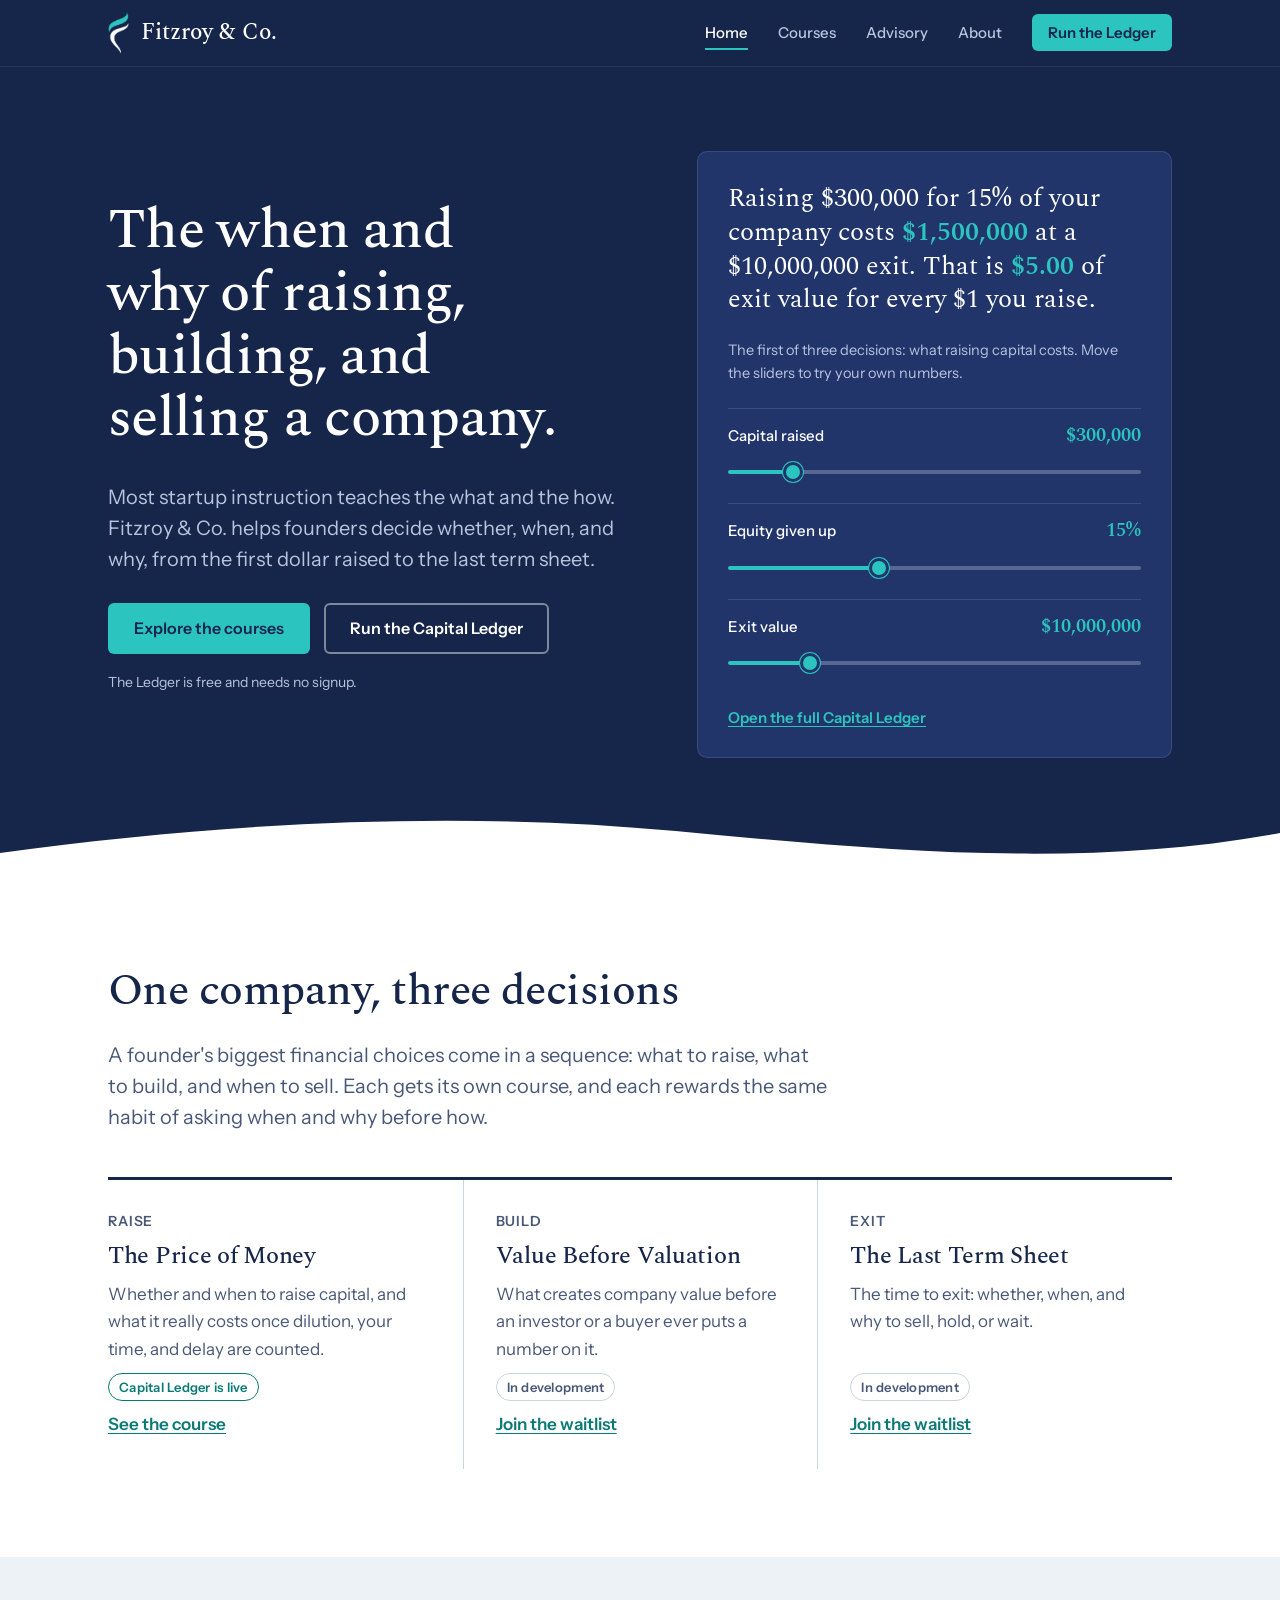
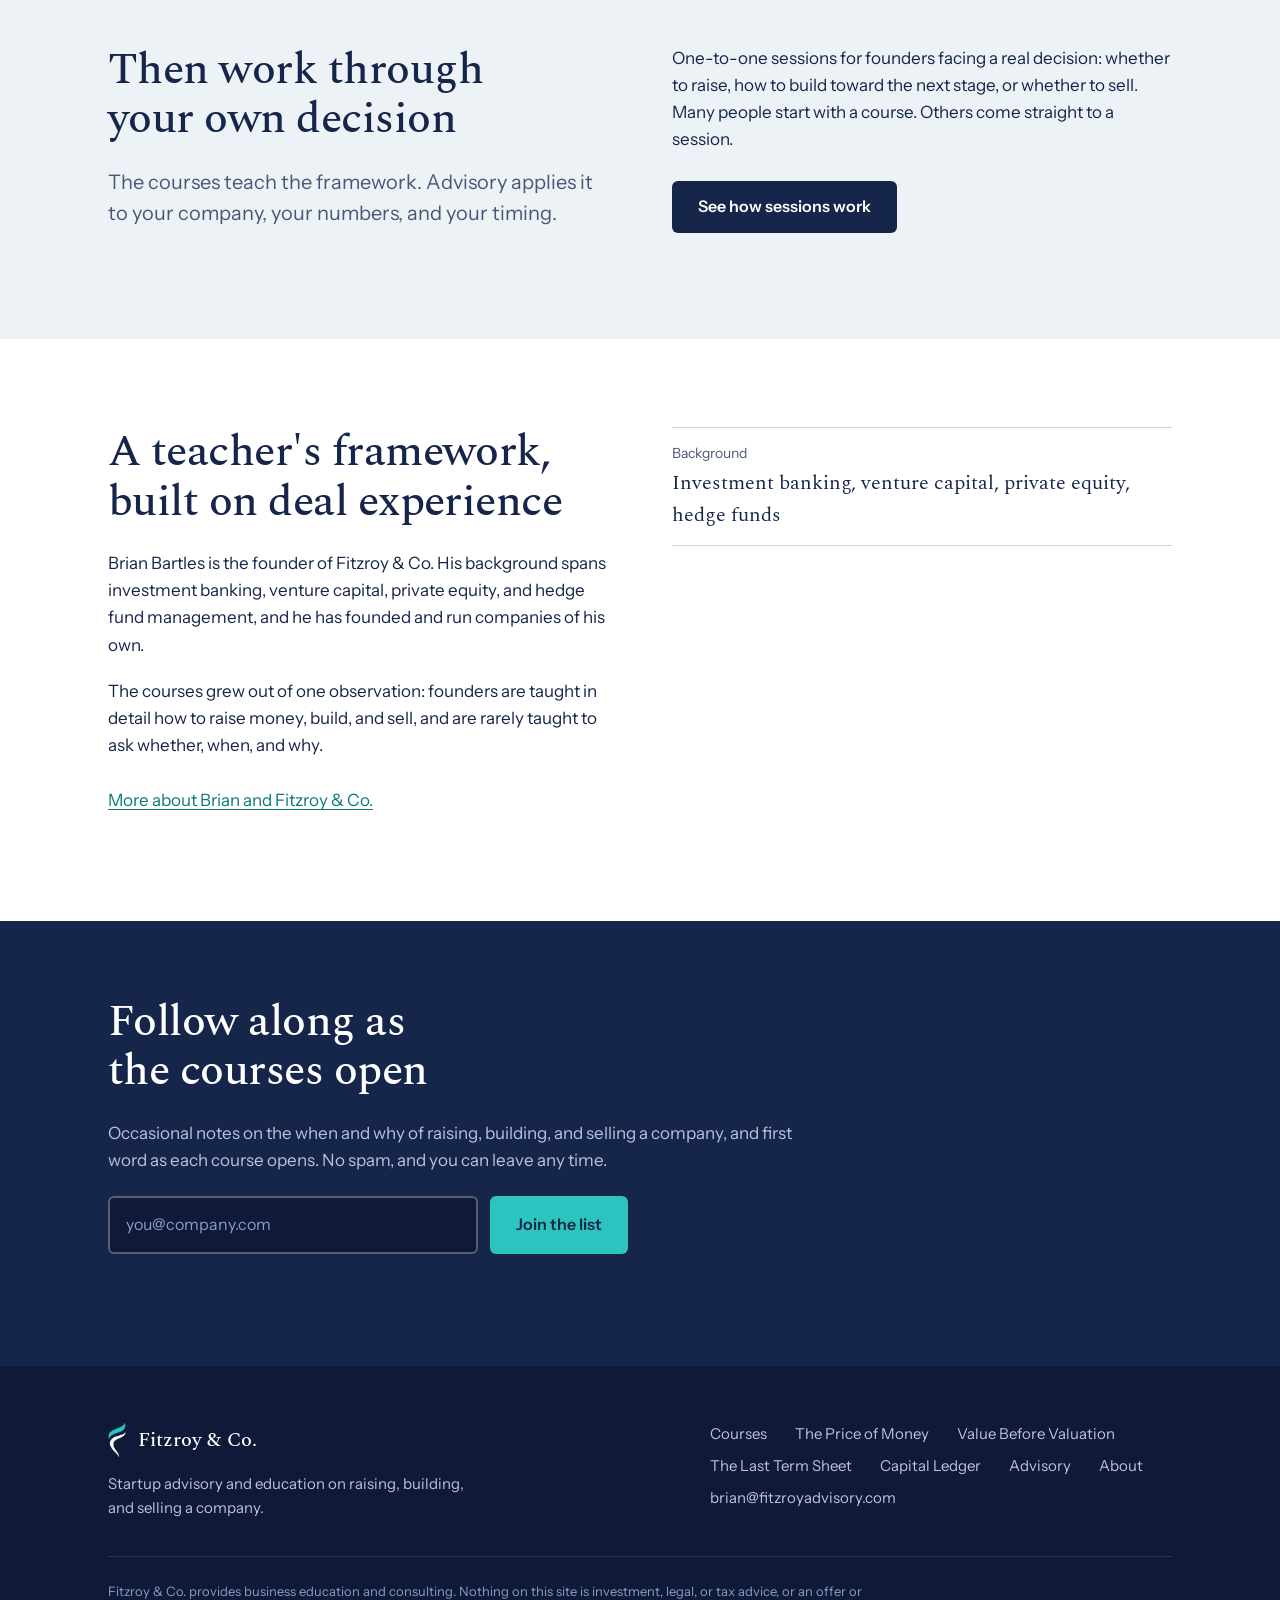
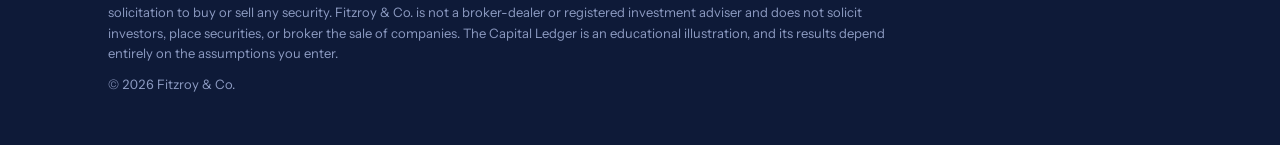
<file: index.html>
<!DOCTYPE html>
<html lang="en">
<head>
<meta charset="utf-8">
<meta name="viewport" content="width=device-width, initial-scale=1">
<title>Fitzroy &amp; Co. | The when and why of raising, building, and selling a company</title>
<meta name="description" content="Fitzroy &amp; Co. teaches founders the when and why behind raising capital, building company value, and selling. Try the free Capital Ledger.">
<link rel="canonical" href="https://fitzroyadvisory.com/">
<meta property="og:type" content="website">
<meta property="og:site_name" content="Fitzroy &amp; Co.">
<meta property="og:title" content="Fitzroy &amp; Co. | The when and why of raising, building, and selling a company">
<meta property="og:description" content="Most startup instruction teaches the what and the how. This is about the when and the why.">
<meta property="og:url" content="https://fitzroyadvisory.com/">
<meta property="og:image" content="https://fitzroyadvisory.com/og-image.png">
<meta name="twitter:card" content="summary_large_image">
<meta name="theme-color" content="#16254A">
<link rel="icon" href="favicon.ico" sizes="any">
<link rel="icon" type="image/png" href="favicon.png">
<link rel="apple-touch-icon" href="apple-touch-icon.png">
<link rel="preconnect" href="https://fonts.googleapis.com">
<link rel="preconnect" href="https://fonts.gstatic.com" crossorigin>
<link href="https://fonts.googleapis.com/css2?family=Instrument+Sans:wght@400;500;600&family=Spectral:wght@400;500;600&display=swap" rel="stylesheet">
<link rel="stylesheet" href="styles.css">
</head>
<body>
<a class="skip" href="#main">Skip to content</a>

<header class="site-header">
  <nav class="nav" aria-label="Main">
    <a class="brand" href="index.html"><img src="mark.png" alt="" width="21" height="42"><span>Fitzroy &amp; Co.</span></a>
    <button class="nav-toggle" type="button" aria-expanded="false" aria-controls="nav-links">Menu</button>
    <ul class="nav-links" id="nav-links">
      <li><a href="index.html" aria-current="page">Home</a></li>
      <li><a href="courses.html">Courses</a></li>
      <li><a href="advisory.html">Advisory</a></li>
      <li><a href="about.html">About</a></li>
      <li><a class="nav-cta" href="price-of-money.html#ledger">Run the Ledger</a></li>
    </ul>
  </nav>
</header>

<main id="main">

  <section class="hero">
    <div class="hero-inner">
      <div>
        <h1>The when and why of raising, building, and selling a company.</h1>
        <p class="lede">Most startup instruction teaches the what and the how. Fitzroy &amp; Co. helps founders decide whether, when, and why, from the first dollar raised to the last term sheet.</p>
        <div class="btn-row">
          <a class="btn btn-primary" href="courses.html">Explore the courses</a>
          <a class="btn btn-ghost" href="price-of-money.html#ledger">Run the Capital Ledger</a>
        </div>
        <p class="small" style="color:var(--on-navy-soft);margin-top:18px">The Ledger is free and needs no signup.</p>
      </div>

      <div class="readout">
        <p class="readout-sentence" id="hero-sentence" aria-live="polite">Raising $300,000 for 15% of your company costs <strong>$1,500,000</strong> at a $10,000,000 exit. That is <strong>$5.00</strong> of exit value for every $1 you raise.</p>
        <p class="readout-sub">The first of three decisions: what raising capital costs. Move the sliders to try your own numbers.</p>
        <div class="field">
          <label for="hero-need"><span class="name">Capital raised</span><output id="hv-need" for="hero-need">$300,000</output></label>
          <input type="range" id="hero-need" min="25000" max="2000000" step="5000" value="300000">
        </div>
        <div class="field">
          <label for="hero-equity"><span class="name">Equity given up</span><output id="hv-equity" for="hero-equity">15%</output></label>
          <input type="range" id="hero-equity" min="1" max="40" step="0.5" value="15">
        </div>
        <div class="field">
          <label for="hero-exit"><span class="name">Exit value</span><output id="hv-exit" for="hero-exit">$10,000,000</output></label>
          <input type="range" id="hero-exit" min="1000000" max="50000000" step="500000" value="10000000">
        </div>
        <a class="readout-link" href="price-of-money.html#ledger">Open the full Capital Ledger</a>
      </div>
    </div>
    <svg class="hero-curve" viewBox="0 0 1440 64" preserveAspectRatio="none" aria-hidden="true"><path d="M0,64 L0,38 C260,6 520,-4 760,16 C1000,36 1220,54 1440,18 L1440,64 Z"/></svg>
  </section>

  <section class="section">
    <div class="wrap">
      <div class="section-head">
        <h2>One company, three decisions</h2>
        <p class="lede">A founder's biggest financial choices come in a sequence: what to raise, what to build, and when to sell. Each gets its own course, and each rewards the same habit of asking when and why before how.</p>
      </div>
      <div class="arc">
        <div class="arc-card">
          <p class="arc-stage">Raise</p>
          <h3>The Price of Money</h3>
          <p>Whether and when to raise capital, and what it really costs once dilution, your time, and delay are counted.</p>
          <span class="status live">Capital Ledger is live</span>
          <a class="arc-link" href="price-of-money.html">See the course</a>
        </div>
        <div class="arc-card">
          <p class="arc-stage">Build</p>
          <h3>Value Before Valuation</h3>
          <p>What creates company value before an investor or a buyer ever puts a number on it.</p>
          <span class="status">In development</span>
          <a class="arc-link" href="value-before-valuation.html">Join the waitlist</a>
        </div>
        <div class="arc-card">
          <p class="arc-stage">Exit</p>
          <h3>The Last Term Sheet</h3>
          <p>The time to exit: whether, when, and why to sell, hold, or wait.</p>
          <span class="status">In development</span>
          <a class="arc-link" href="the-last-term-sheet.html">Join the waitlist</a>
        </div>
      </div>
    </div>
  </section>

  <section class="section mist">
    <div class="wrap two-col">
      <div>
        <h2>Then work through your own decision</h2>
        <p class="lede">The courses teach the framework. Advisory applies it to your company, your numbers, and your timing.</p>
      </div>
      <div>
        <p>One-to-one sessions for founders facing a real decision: whether to raise, how to build toward the next stage, or whether to sell. Many people start with a course. Others come straight to a session.</p>
        <div class="btn-row">
          <a class="btn btn-dark" href="advisory.html">See how sessions work</a>
        </div>
      </div>
    </div>
  </section>

  <section class="section">
    <div class="wrap two-col">
      <div>
        <h2>A teacher's framework, built on deal experience</h2>
        <p>Brian Bartles is the founder of Fitzroy &amp; Co. His background spans investment banking, venture capital, private equity, and hedge fund management, and he has founded and run companies of his own.</p>
        <p>The courses grew out of one observation: founders are taught in detail how to raise money, build, and sell, and are rarely taught to ask whether, when, and why.</p>
        <p class="cta-line"><a href="about.html">More about Brian and Fitzroy &amp; Co.</a></p>
      </div>
      <dl class="facts">
        <div><dt>Background</dt><dd>Investment banking, venture capital, private equity, hedge funds</dd></div>
      </dl>
    </div>
  </section>

  <section class="capture-band" id="join">
    <div class="wrap">
      <h2>Follow along as the courses open</h2>
      <p>Occasional notes on the when and why of raising, building, and selling a company, and first word as each course opens. No spam, and you can leave any time.</p>
      <form class="capture" data-capture data-interest="general" novalidate>
        <label class="sr-only" for="email-home">Email address</label>
        <input type="email" id="email-home" placeholder="you@company.com" autocomplete="email" required>
        <button class="btn btn-primary" type="submit">Join the list</button>
        <p class="capture-msg" role="status"></p>
      </form>
    </div>
  </section>

</main>

<footer class="site-footer">
  <div class="wrap">
    <div class="footer-grid">
      <div>
        <a class="brand" href="index.html"><img src="mark.png" alt="" width="18" height="36"><span>Fitzroy &amp; Co.</span></a>
        <p class="tagline">Startup advisory and education on raising, building, and selling a company.</p>
      </div>
      <ul class="footer-nav">
        <li><a href="courses.html">Courses</a></li>
        <li><a href="price-of-money.html">The Price of Money</a></li>
        <li><a href="value-before-valuation.html">Value Before Valuation</a></li>
        <li><a href="the-last-term-sheet.html">The Last Term Sheet</a></li>
        <li><a href="price-of-money.html#ledger">Capital Ledger</a></li>
        <li><a href="advisory.html">Advisory</a></li>
        <li><a href="about.html">About</a></li>
        <li><a class="mail" data-email href="#"></a></li>
      </ul>
    </div>
    <div class="legal">
      <p>Fitzroy &amp; Co. provides business education and consulting. Nothing on this site is investment, legal, or tax advice, or an offer or solicitation to buy or sell any security. Fitzroy &amp; Co. is not a broker-dealer or registered investment adviser and does not solicit investors, place securities, or broker the sale of companies. The Capital Ledger is an educational illustration, and its results depend entirely on the assumptions you enter.</p>
      <p>&copy; 2026 Fitzroy &amp; Co.</p>
    </div>
  </div>
</footer>

<script src="config.js"></script>
<script src="ledger-math.js"></script>
<script src="site.js"></script>
</body>
</html>
</file>
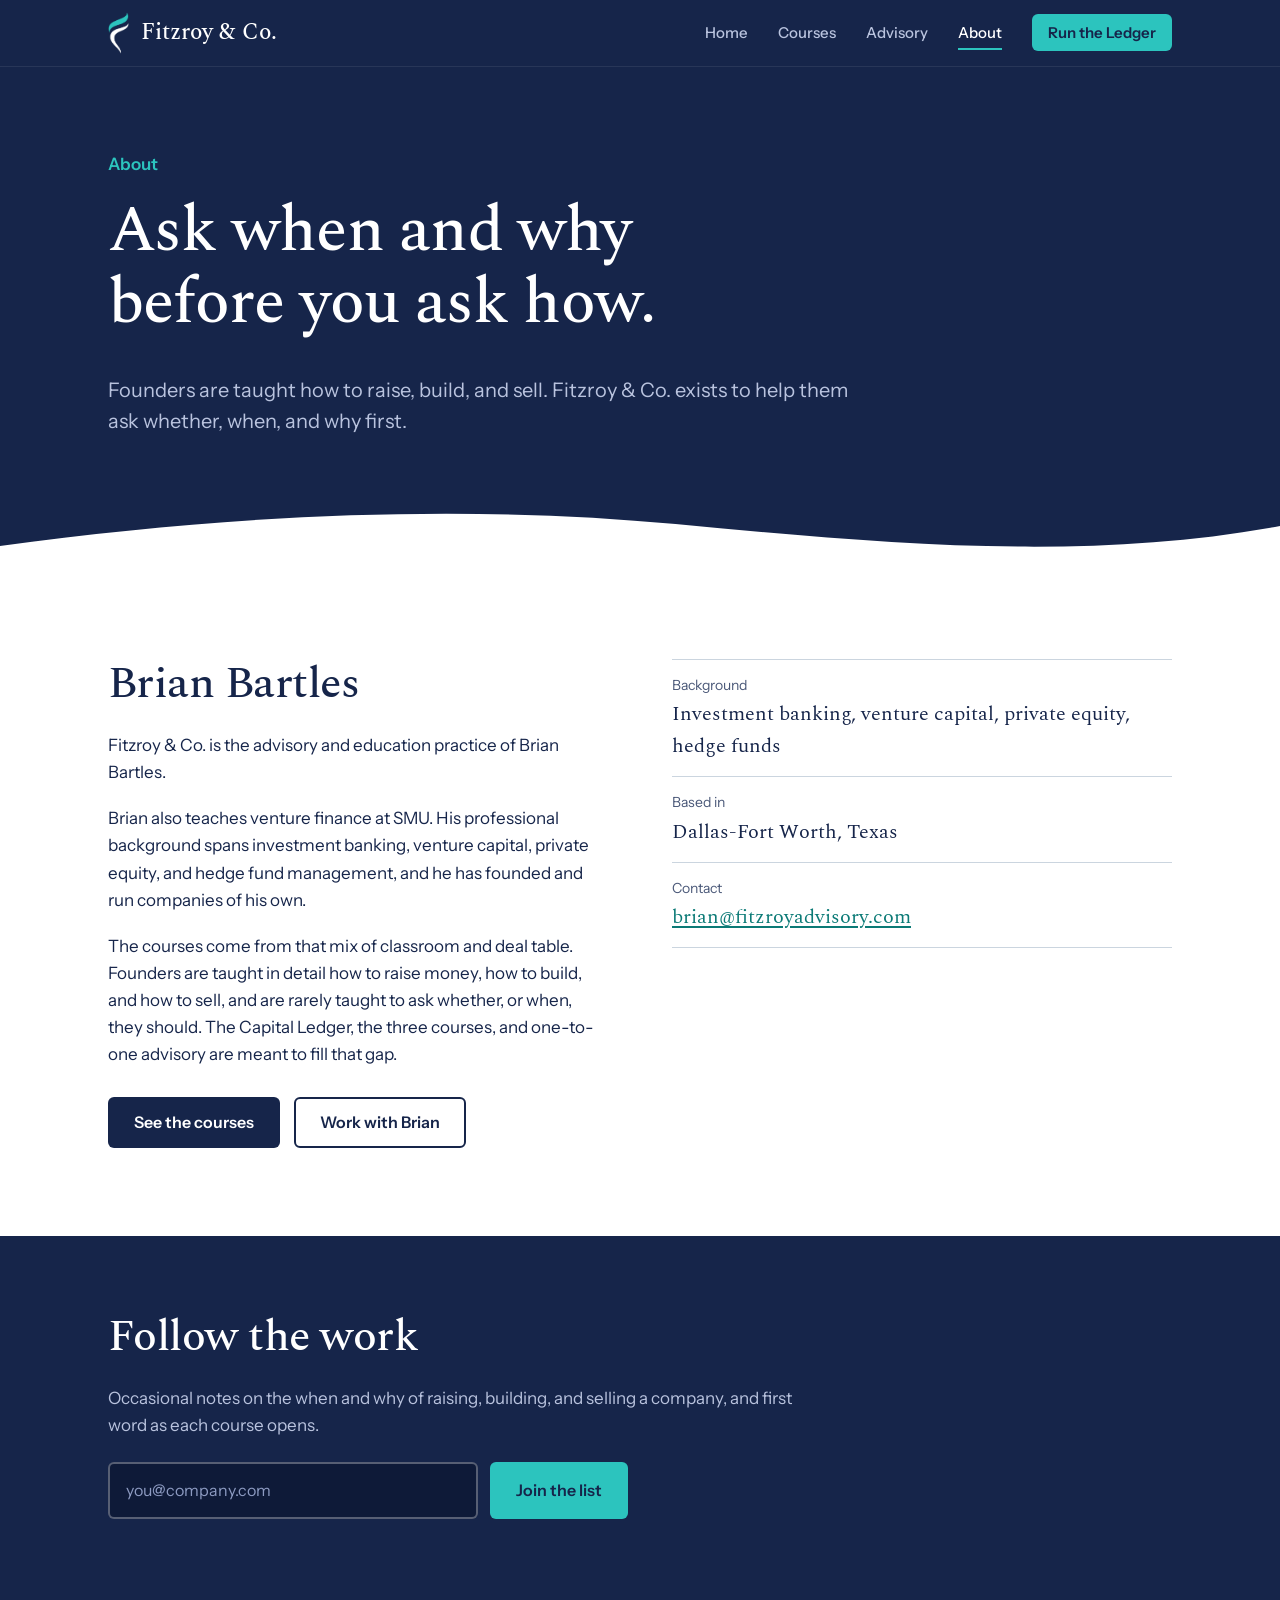
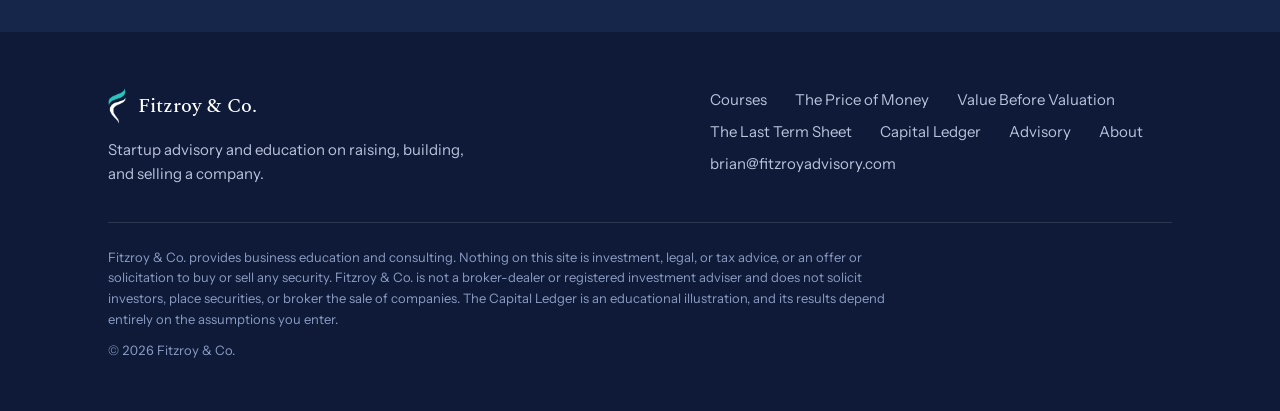
<file: about.html>
<!DOCTYPE html>
<html lang="en">
<head>
<meta charset="utf-8">
<meta name="viewport" content="width=device-width, initial-scale=1">
<title>About | Brian Bartles and Fitzroy &amp; Co.</title>
<meta name="description" content="Fitzroy &amp; Co. is the advisory and education practice of Brian Bartles, a venture finance educator and former investor and banker.">
<link rel="canonical" href="https://fitzroyadvisory.com/about.html">
<meta property="og:type" content="website">
<meta property="og:site_name" content="Fitzroy &amp; Co.">
<meta property="og:title" content="About Fitzroy &amp; Co. and Brian Bartles">
<meta property="og:description" content="A teacher's framework for the decisions to raise, build, and sell a company, built on deal experience.">
<meta property="og:url" content="https://fitzroyadvisory.com/about.html">
<meta property="og:image" content="https://fitzroyadvisory.com/og-image.png">
<meta name="twitter:card" content="summary_large_image">
<meta name="theme-color" content="#16254A">
<link rel="icon" href="favicon.ico" sizes="any">
<link rel="icon" type="image/png" href="favicon.png">
<link rel="apple-touch-icon" href="apple-touch-icon.png">
<link rel="preconnect" href="https://fonts.googleapis.com">
<link rel="preconnect" href="https://fonts.gstatic.com" crossorigin>
<link href="https://fonts.googleapis.com/css2?family=Instrument+Sans:wght@400;500;600&family=Spectral:wght@400;500;600&display=swap" rel="stylesheet">
<link rel="stylesheet" href="styles.css">
</head>
<body>
<a class="skip" href="#main">Skip to content</a>

<header class="site-header">
  <nav class="nav" aria-label="Main">
    <a class="brand" href="index.html"><img src="mark.png" alt="" width="21" height="42"><span>Fitzroy &amp; Co.</span></a>
    <button class="nav-toggle" type="button" aria-expanded="false" aria-controls="nav-links">Menu</button>
    <ul class="nav-links" id="nav-links">
      <li><a href="index.html">Home</a></li>
      <li><a href="courses.html">Courses</a></li>
      <li><a href="advisory.html">Advisory</a></li>
      <li><a href="about.html" aria-current="page">About</a></li>
      <li><a class="nav-cta" href="price-of-money.html#ledger">Run the Ledger</a></li>
    </ul>
  </nav>
</header>

<main id="main">

  <section class="hero">
    <div class="hero-inner single">
      <div>
        <p class="page-name">About</p>
        <h1>Ask when and why before you ask how.</h1>
        <p class="lede">Founders are taught how to raise, build, and sell. Fitzroy &amp; Co. exists to help them ask whether, when, and why first.</p>
      </div>
    </div>
    <svg class="hero-curve" viewBox="0 0 1440 64" preserveAspectRatio="none" aria-hidden="true"><path d="M0,64 L0,38 C260,6 520,-4 760,16 C1000,36 1220,54 1440,18 L1440,64 Z"/></svg>
  </section>

  <section class="section">
    <div class="wrap two-col">
      <div>
        <h2>Brian Bartles</h2>
        <p>Fitzroy &amp; Co. is the advisory and education practice of Brian Bartles.</p>
        <p>Brian also teaches venture finance at SMU. His professional background spans investment banking, venture capital, private equity, and hedge fund management, and he has founded and run companies of his own.</p>
        <p>The courses come from that mix of classroom and deal table. Founders are taught in detail how to raise money, how to build, and how to sell, and are rarely taught to ask whether, or when, they should. The Capital Ledger, the three courses, and one-to-one advisory are meant to fill that gap.</p>
        <div class="btn-row">
          <a class="btn btn-dark" href="courses.html">See the courses</a>
          <a class="btn btn-line" href="advisory.html">Work with Brian</a>
        </div>
      </div>
      <dl class="facts">
        <div><dt>Background</dt><dd>Investment banking, venture capital, private equity, hedge funds</dd></div>
        <div><dt>Based in</dt><dd>Dallas-Fort Worth, Texas</dd></div>
        <div><dt>Contact</dt><dd><a data-email href="#"></a></dd></div>
      </dl>
    </div>
  </section>

  <section class="capture-band" id="join">
    <div class="wrap">
      <h2>Follow the work</h2>
      <p>Occasional notes on the when and why of raising, building, and selling a company, and first word as each course opens.</p>
      <form class="capture" data-capture data-interest="general" novalidate>
        <label class="sr-only" for="email-about">Email address</label>
        <input type="email" id="email-about" placeholder="you@company.com" autocomplete="email" required>
        <button class="btn btn-primary" type="submit">Join the list</button>
        <p class="capture-msg" role="status"></p>
      </form>
    </div>
  </section>

</main>

<footer class="site-footer">
  <div class="wrap">
    <div class="footer-grid">
      <div>
        <a class="brand" href="index.html"><img src="mark.png" alt="" width="18" height="36"><span>Fitzroy &amp; Co.</span></a>
        <p class="tagline">Startup advisory and education on raising, building, and selling a company.</p>
      </div>
      <ul class="footer-nav">
        <li><a href="courses.html">Courses</a></li>
        <li><a href="price-of-money.html">The Price of Money</a></li>
        <li><a href="value-before-valuation.html">Value Before Valuation</a></li>
        <li><a href="the-last-term-sheet.html">The Last Term Sheet</a></li>
        <li><a href="price-of-money.html#ledger">Capital Ledger</a></li>
        <li><a href="advisory.html">Advisory</a></li>
        <li><a href="about.html">About</a></li>
        <li><a class="mail" data-email href="#"></a></li>
      </ul>
    </div>
    <div class="legal">
      <p>Fitzroy &amp; Co. provides business education and consulting. Nothing on this site is investment, legal, or tax advice, or an offer or solicitation to buy or sell any security. Fitzroy &amp; Co. is not a broker-dealer or registered investment adviser and does not solicit investors, place securities, or broker the sale of companies. The Capital Ledger is an educational illustration, and its results depend entirely on the assumptions you enter.</p>
      <p>&copy; 2026 Fitzroy &amp; Co.</p>
    </div>
  </div>
</footer>

<script src="config.js"></script>
<script src="ledger-math.js"></script>
<script src="site.js"></script>
</body>
</html>
</file>
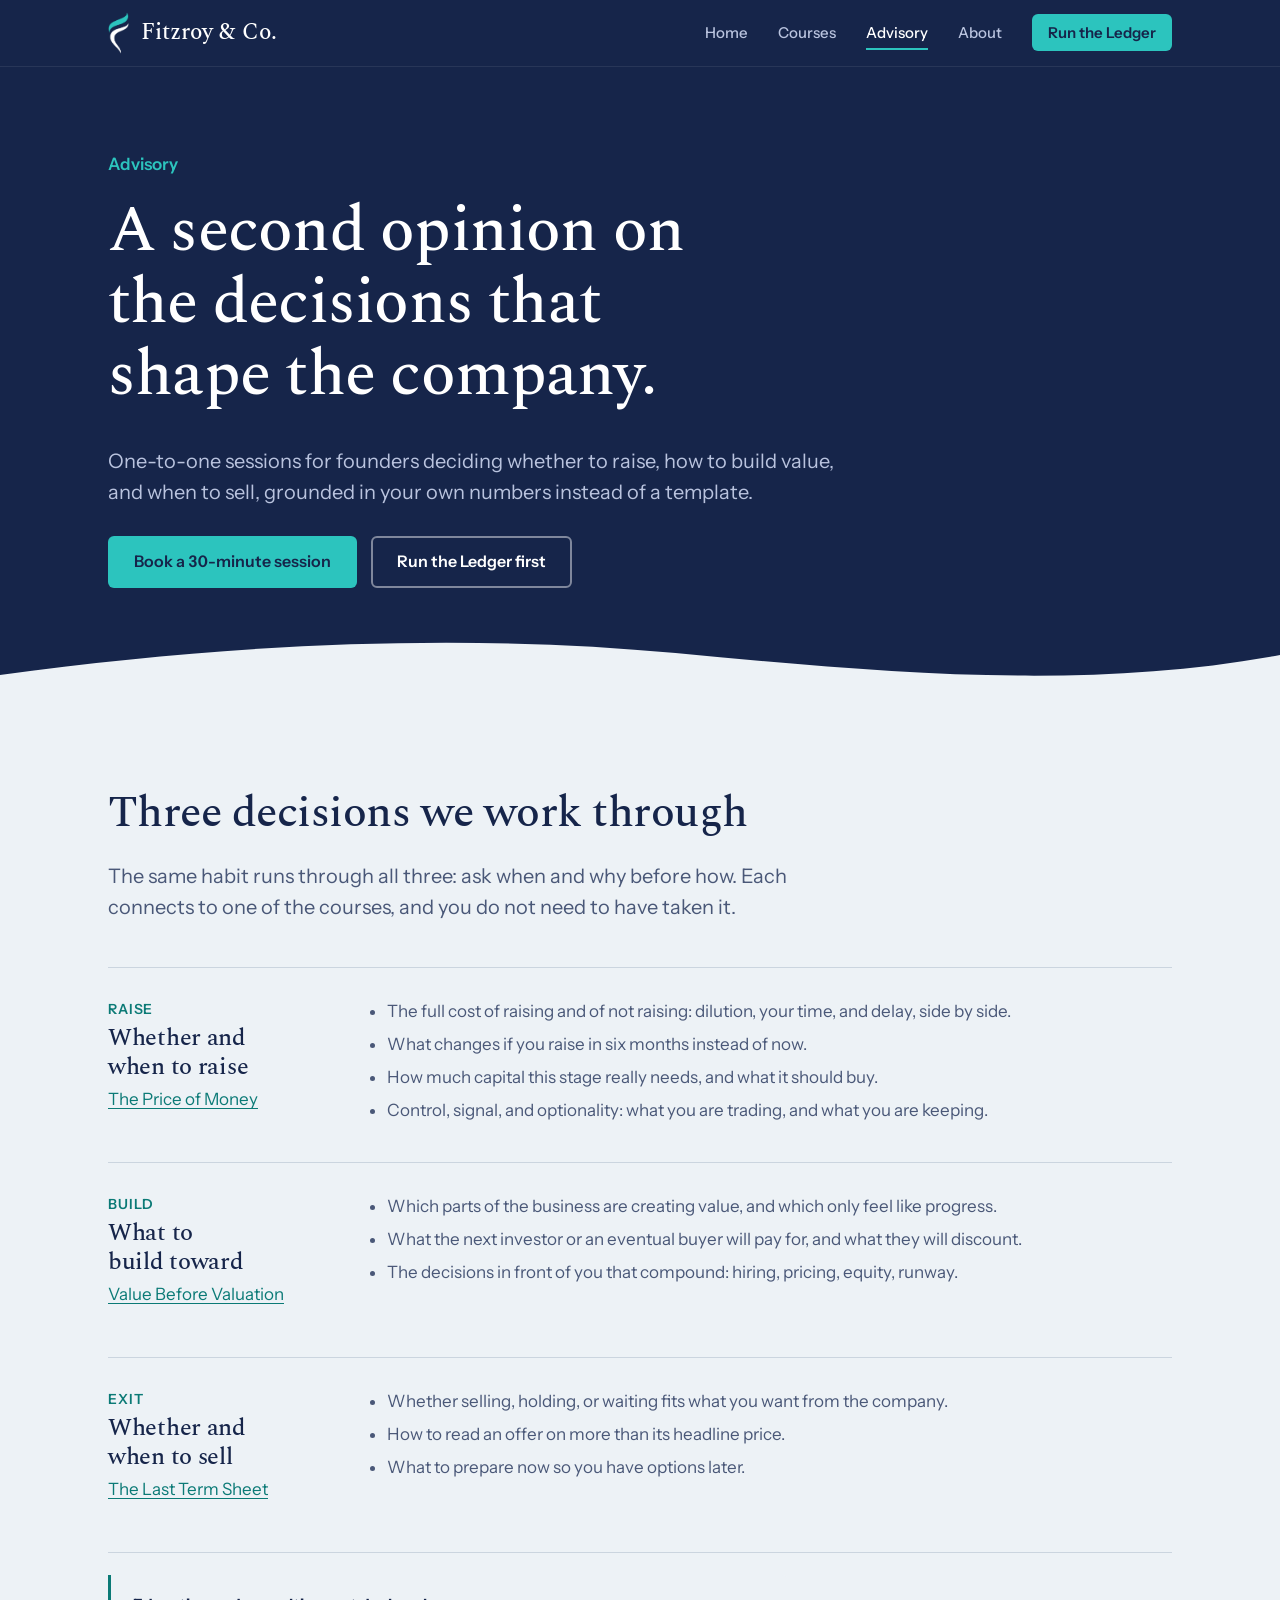
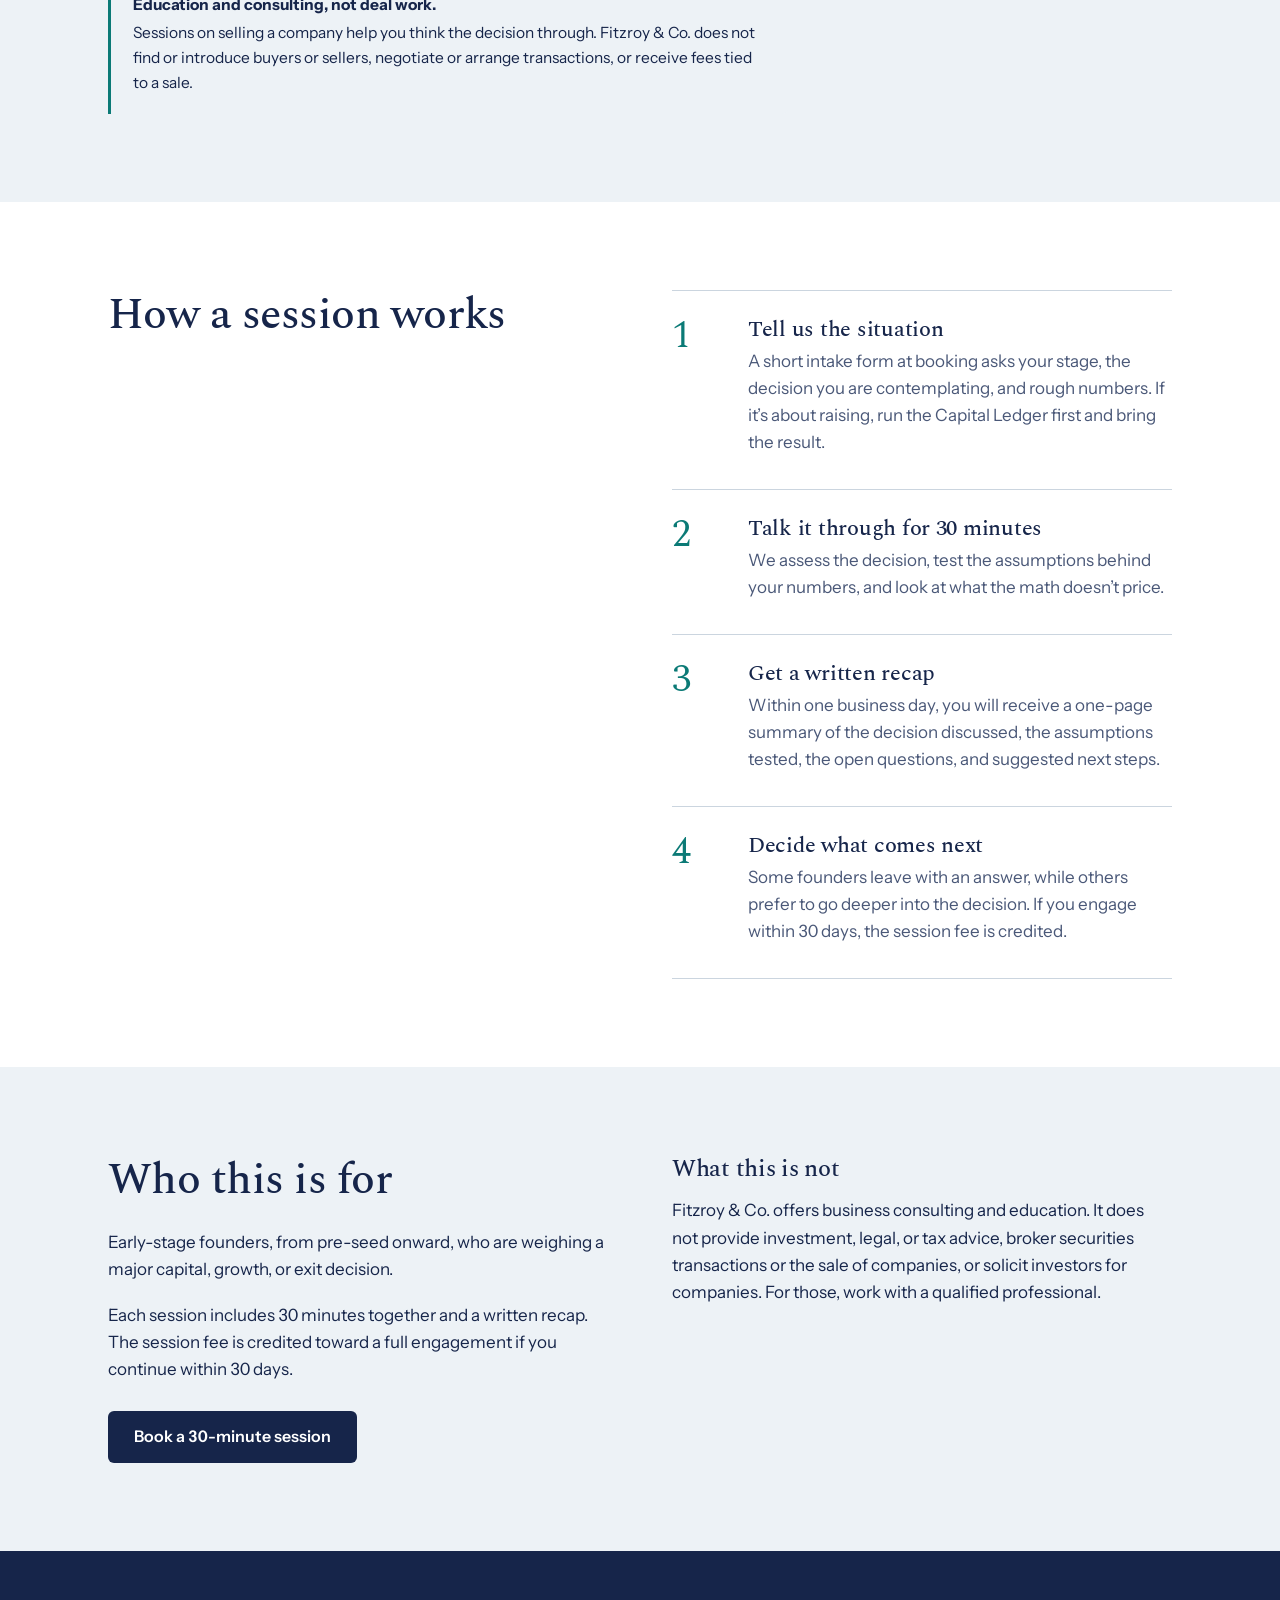
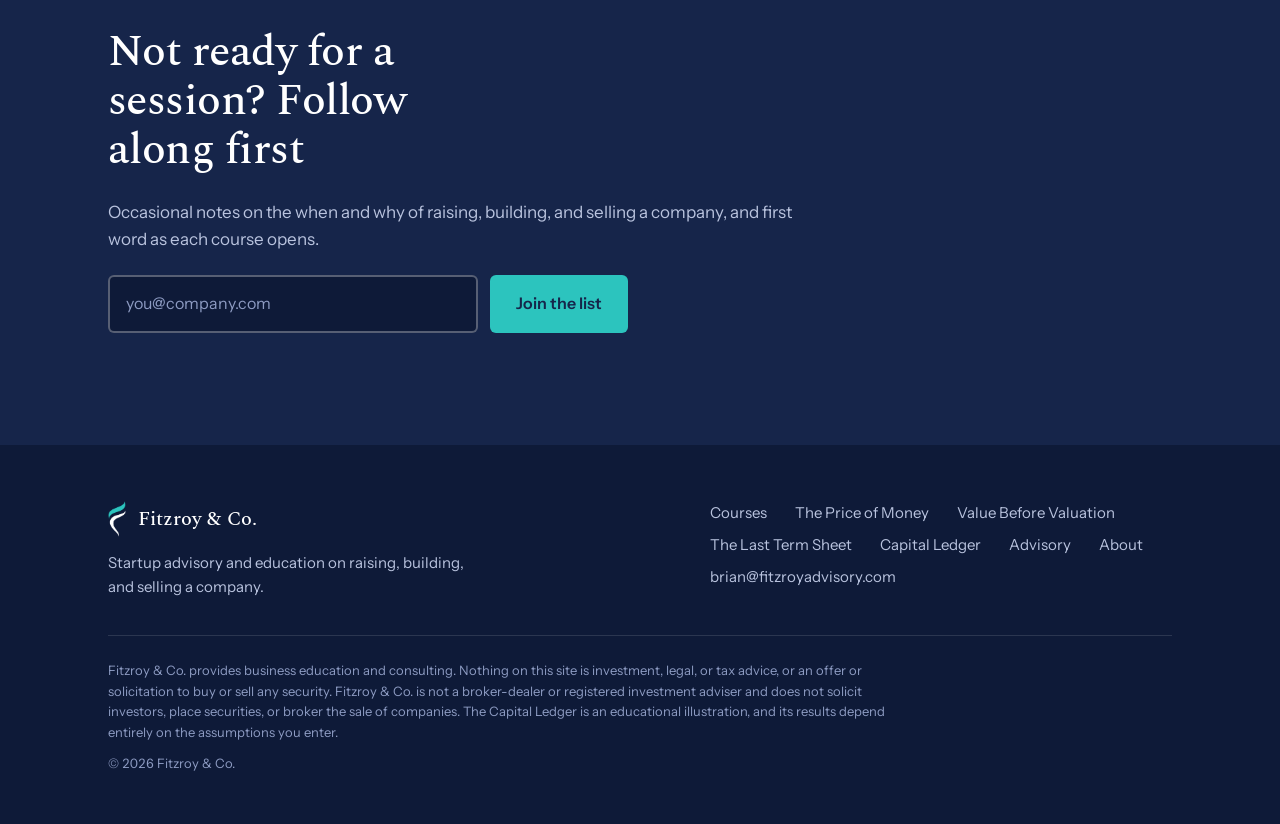
<file: advisory.html>
<!DOCTYPE html>
<html lang="en">
<head>
<meta charset="utf-8">
<meta name="viewport" content="width=device-width, initial-scale=1">
<title>Advisory | One-to-one decision sessions | Fitzroy &amp; Co.</title>
<meta name="description" content="One-to-one sessions for founders deciding whether to raise, how to build value, and when to sell, grounded in your own numbers.">
<link rel="canonical" href="https://fitzroyadvisory.com/advisory.html">
<meta property="og:type" content="website">
<meta property="og:site_name" content="Fitzroy &amp; Co.">
<meta property="og:title" content="Advisory: a second opinion on the decisions that shape the company">
<meta property="og:description" content="One-to-one sessions on whether to raise, how to build value, and when to sell.">
<meta property="og:url" content="https://fitzroyadvisory.com/advisory.html">
<meta property="og:image" content="https://fitzroyadvisory.com/og-image.png">
<meta name="twitter:card" content="summary_large_image">
<meta name="theme-color" content="#16254A">
<link rel="icon" href="favicon.ico" sizes="any">
<link rel="icon" type="image/png" href="favicon.png">
<link rel="apple-touch-icon" href="apple-touch-icon.png">
<link rel="preconnect" href="https://fonts.googleapis.com">
<link rel="preconnect" href="https://fonts.gstatic.com" crossorigin>
<link href="https://fonts.googleapis.com/css2?family=Instrument+Sans:wght@400;500;600&family=Spectral:wght@400;500;600&display=swap" rel="stylesheet">
<link rel="stylesheet" href="styles.css">
</head>
<body>
<a class="skip" href="#main">Skip to content</a>

<header class="site-header">
  <nav class="nav" aria-label="Main">
    <a class="brand" href="index.html"><img src="mark.png" alt="" width="21" height="42"><span>Fitzroy &amp; Co.</span></a>
    <button class="nav-toggle" type="button" aria-expanded="false" aria-controls="nav-links">Menu</button>
    <ul class="nav-links" id="nav-links">
      <li><a href="index.html">Home</a></li>
      <li><a href="courses.html">Courses</a></li>
      <li><a href="advisory.html" aria-current="page">Advisory</a></li>
      <li><a href="about.html">About</a></li>
      <li><a class="nav-cta" href="price-of-money.html#ledger">Run the Ledger</a></li>
    </ul>
  </nav>
</header>

<main id="main">

  <section class="hero">
    <div class="hero-inner single">
      <div>
        <p class="page-name">Advisory</p>
        <h1>A second opinion on the decisions that shape the company.</h1>
        <p class="lede">One-to-one sessions for founders deciding whether to raise, how to build value, and when to sell, grounded in your own numbers instead of a template.</p>
        <div class="btn-row">
          <a class="btn btn-primary" data-link="bookingUrl" href="#book">Book a 30-minute session</a>
          <a class="btn btn-ghost" href="price-of-money.html#ledger">Run the Ledger first</a>
        </div>
      </div>
    </div>
    <svg class="hero-curve to-mist" viewBox="0 0 1440 64" preserveAspectRatio="none" aria-hidden="true"><path d="M0,64 L0,38 C260,6 520,-4 760,16 C1000,36 1220,54 1440,18 L1440,64 Z"/></svg>
  </section>

  <section class="section mist">
    <div class="wrap">
      <div class="section-head">
        <h2>Three decisions we work through</h2>
        <p class="lede">The same habit runs through all three: ask when and why before how. Each connects to one of the courses, and you do not need to have taken it.</p>
      </div>
      <div class="stages">
        <div class="stage-row">
          <div>
            <p class="arc-stage">Raise</p>
            <h3>Whether and when to raise</h3>
            <p><a href="price-of-money.html">The Price of Money</a></p>
          </div>
          <ul>
            <li>The full cost of raising and of not raising: dilution, your time, and delay, side by side.</li>
            <li>What changes if you raise in six months instead of now.</li>
            <li>How much capital this stage really needs, and what it should buy.</li>
            <li>Control, signal, and optionality: what you are trading, and what you are keeping.</li>
          </ul>
        </div>
        <div class="stage-row">
          <div>
            <p class="arc-stage">Build</p>
            <h3>What to build toward</h3>
            <p><a href="value-before-valuation.html">Value Before Valuation</a></p>
          </div>
          <ul>
            <li>Which parts of the business are creating value, and which only feel like progress.</li>
            <li>What the next investor or an eventual buyer will pay for, and what they will discount.</li>
            <li>The decisions in front of you that compound: hiring, pricing, equity, runway.</li>
          </ul>
        </div>
        <div class="stage-row">
          <div>
            <p class="arc-stage">Exit</p>
            <h3>Whether and when to sell</h3>
            <p><a href="the-last-term-sheet.html">The Last Term Sheet</a></p>
          </div>
          <ul>
            <li>Whether selling, holding, or waiting fits what you want from the company.</li>
            <li>How to read an offer on more than its headline price.</li>
            <li>What to prepare now so you have options later.</li>
          </ul>
        </div>
      </div>
      <div class="scope-note"><strong>Education and consulting, not deal work.</strong>Sessions on selling a company help you think the decision through. Fitzroy &amp; Co. does not find or introduce buyers or sellers, negotiate or arrange transactions, or receive fees tied to a sale.</div>
    </div>
  </section>

  <section class="section">
    <div class="wrap two-col">
      <div>
        <h2>How a session works</h2>
      </div>
      <ol class="steps">
        <li>
          <div>
            <h3>Tell us the situation</h3>
            <p>A short intake form at booking asks your stage, the decision you are contemplating, and rough numbers. If it&rsquo;s about raising, run the Capital Ledger first and bring the result.</p>
          </div>
        </li>
        <li>
          <div>
            <h3>Talk it through for 30 minutes</h3>
            <p>We assess the decision, test the assumptions behind your numbers, and look at what the math doesn&rsquo;t price.</p>
          </div>
        </li>
        <li>
          <div>
            <h3>Get a written recap</h3>
            <p>Within one business day, you will receive a one-page summary of the decision discussed, the assumptions tested, the open questions, and suggested next steps.</p>
          </div>
        </li>
        <li>
          <div>
            <h3>Decide what comes next</h3>
            <p>Some founders leave with an answer, while others prefer to go deeper into the decision. If you engage within 30 days, the session fee is credited.</p>
          </div>
        </li>
      </ol>
    </div>
  </section>

  <section class="section mist" id="book">
    <div class="wrap two-col">
      <div>
        <h2>Who this is for</h2>
        <p>Early-stage founders, from pre-seed onward, who are weighing a major capital, growth, or exit decision.</p>
        <p>Each session includes 30 minutes together and a written recap. The session fee is credited toward a full engagement if you continue within 30 days.</p>
        <div class="btn-row">
          <a class="btn btn-dark" data-link="bookingUrl" href="#join">Book a 30-minute session</a>
        </div>
      </div>
      <div>
        <h3>What this is not</h3>
        <p>Fitzroy &amp; Co. offers business consulting and education. It does not provide investment, legal, or tax advice, broker securities transactions or the sale of companies, or solicit investors for companies. For those, work with a qualified professional.</p>
      </div>
    </div>
  </section>

  <section class="capture-band" id="join">
    <div class="wrap">
      <h2>Not ready for a session? Follow along first</h2>
      <p>Occasional notes on the when and why of raising, building, and selling a company, and first word as each course opens.</p>
      <form class="capture" data-capture data-interest="general" novalidate>
        <label class="sr-only" for="email-adv">Email address</label>
        <input type="email" id="email-adv" placeholder="you@company.com" autocomplete="email" required>
        <button class="btn btn-primary" type="submit">Join the list</button>
        <p class="capture-msg" role="status"></p>
      </form>
    </div>
  </section>

</main>

<footer class="site-footer">
  <div class="wrap">
    <div class="footer-grid">
      <div>
        <a class="brand" href="index.html"><img src="mark.png" alt="" width="18" height="36"><span>Fitzroy &amp; Co.</span></a>
        <p class="tagline">Startup advisory and education on raising, building, and selling a company.</p>
      </div>
      <ul class="footer-nav">
        <li><a href="courses.html">Courses</a></li>
        <li><a href="price-of-money.html">The Price of Money</a></li>
        <li><a href="value-before-valuation.html">Value Before Valuation</a></li>
        <li><a href="the-last-term-sheet.html">The Last Term Sheet</a></li>
        <li><a href="price-of-money.html#ledger">Capital Ledger</a></li>
        <li><a href="advisory.html">Advisory</a></li>
        <li><a href="about.html">About</a></li>
        <li><a class="mail" data-email href="#"></a></li>
      </ul>
    </div>
    <div class="legal">
      <p>Fitzroy &amp; Co. provides business education and consulting. Nothing on this site is investment, legal, or tax advice, or an offer or solicitation to buy or sell any security. Fitzroy &amp; Co. is not a broker-dealer or registered investment adviser and does not solicit investors, place securities, or broker the sale of companies. The Capital Ledger is an educational illustration, and its results depend entirely on the assumptions you enter.</p>
      <p>&copy; 2026 Fitzroy &amp; Co.</p>
    </div>
  </div>
</footer>

<script src="config.js"></script>
<script src="ledger-math.js"></script>
<script src="site.js"></script>
</body>
</html>
</file>
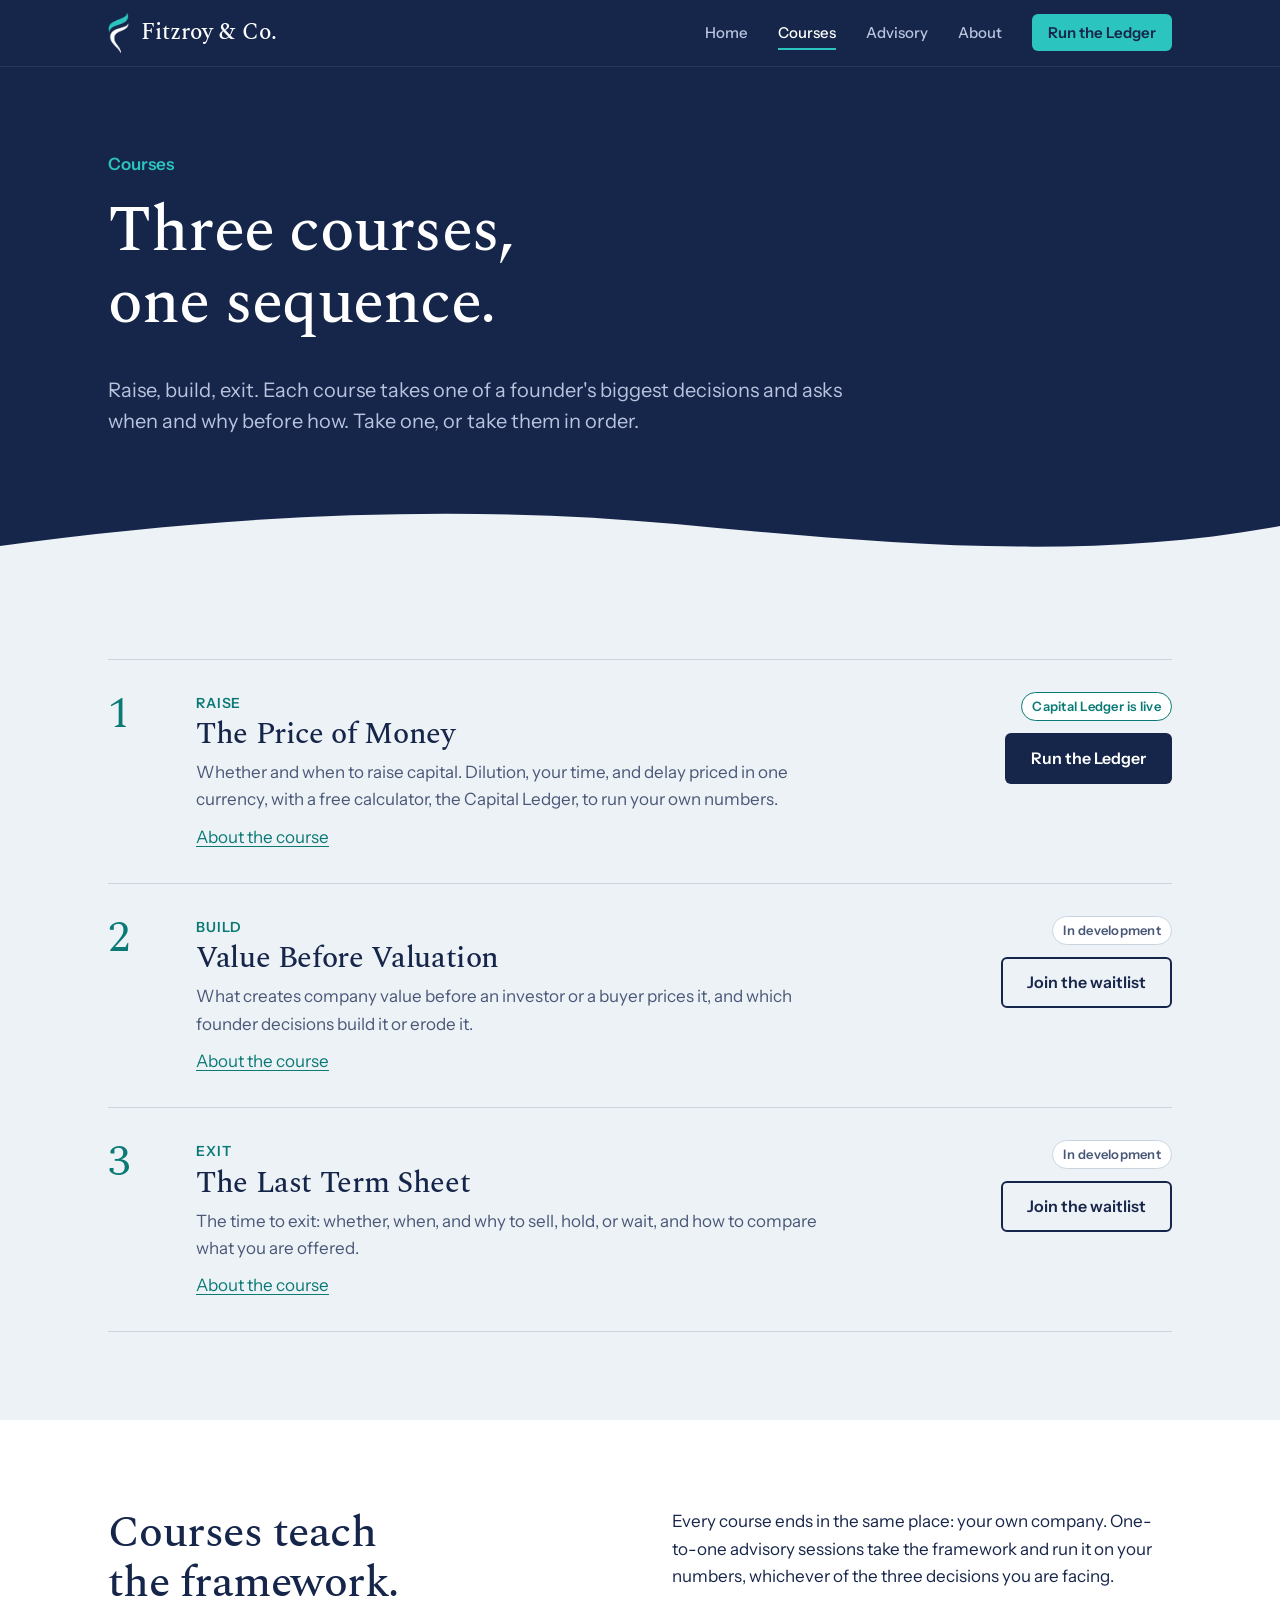
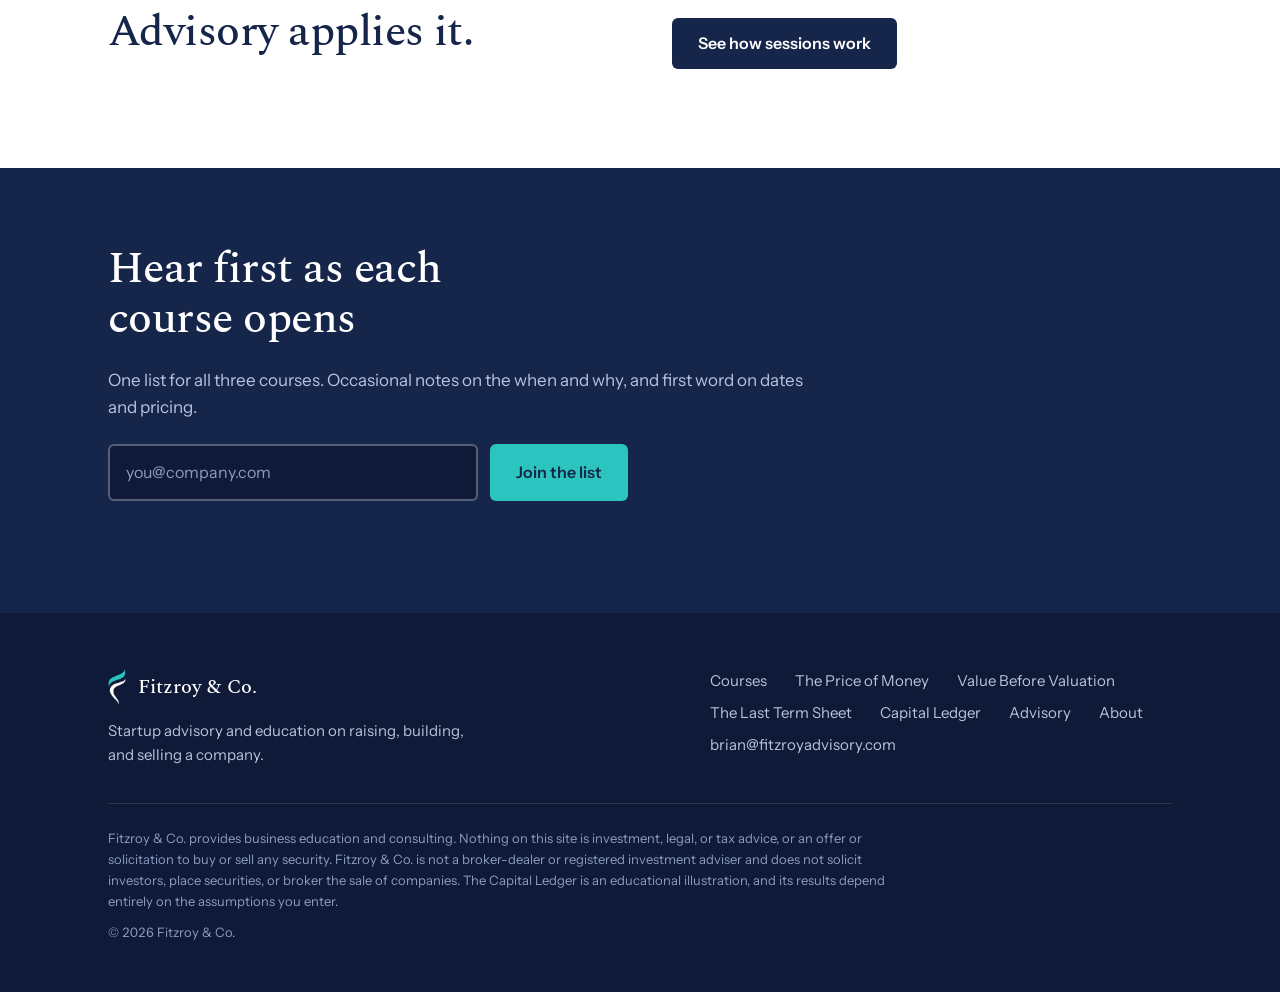
<file: courses.html>
<!DOCTYPE html>
<html lang="en">
<head>
<meta charset="utf-8">
<meta name="viewport" content="width=device-width, initial-scale=1">
<title>Courses | Raise, build, exit | Fitzroy &amp; Co.</title>
<meta name="description" content="Three courses on the decisions that shape a startup: The Price of Money, Value Before Valuation, and The Last Term Sheet.">
<link rel="canonical" href="https://fitzroyadvisory.com/courses.html">
<meta property="og:type" content="website">
<meta property="og:site_name" content="Fitzroy &amp; Co.">
<meta property="og:title" content="Three courses on the decisions that shape a startup">
<meta property="og:description" content="Raise, build, exit: the when and why behind each decision.">
<meta property="og:url" content="https://fitzroyadvisory.com/courses.html">
<meta property="og:image" content="https://fitzroyadvisory.com/og-image.png">
<meta name="twitter:card" content="summary_large_image">
<meta name="theme-color" content="#16254A">
<link rel="icon" href="favicon.ico" sizes="any">
<link rel="icon" type="image/png" href="favicon.png">
<link rel="apple-touch-icon" href="apple-touch-icon.png">
<link rel="preconnect" href="https://fonts.googleapis.com">
<link rel="preconnect" href="https://fonts.gstatic.com" crossorigin>
<link href="https://fonts.googleapis.com/css2?family=Instrument+Sans:wght@400;500;600&family=Spectral:wght@400;500;600&display=swap" rel="stylesheet">
<link rel="stylesheet" href="styles.css">
</head>
<body>
<a class="skip" href="#main">Skip to content</a>

<header class="site-header">
  <nav class="nav" aria-label="Main">
    <a class="brand" href="index.html"><img src="mark.png" alt="" width="21" height="42"><span>Fitzroy &amp; Co.</span></a>
    <button class="nav-toggle" type="button" aria-expanded="false" aria-controls="nav-links">Menu</button>
    <ul class="nav-links" id="nav-links">
      <li><a href="index.html">Home</a></li>
      <li><a href="courses.html" aria-current="page">Courses</a></li>
      <li><a href="advisory.html">Advisory</a></li>
      <li><a href="about.html">About</a></li>
      <li><a class="nav-cta" href="price-of-money.html#ledger">Run the Ledger</a></li>
    </ul>
  </nav>
</header>

<main id="main">

  <section class="hero">
    <div class="hero-inner single">
      <div>
        <p class="page-name">Courses</p>
        <h1>Three courses, one sequence.</h1>
        <p class="lede">Raise, build, exit. Each course takes one of a founder's biggest decisions and asks when and why before how. Take one, or take them in order.</p>
      </div>
    </div>
    <svg class="hero-curve to-mist" viewBox="0 0 1440 64" preserveAspectRatio="none" aria-hidden="true"><path d="M0,64 L0,38 C260,6 520,-4 760,16 C1000,36 1220,54 1440,18 L1440,64 Z"/></svg>
  </section>

  <section class="section mist">
    <div class="wrap">
      <ol class="course-list">
        <li>
          <div>
            <p class="stage">Raise</p>
            <h2>The Price of Money</h2>
            <p>Whether and when to raise capital. Dilution, your time, and delay priced in one currency, with a free calculator, the Capital Ledger, to run your own numbers.</p>
            <a href="price-of-money.html">About the course</a>
          </div>
          <div class="side">
            <span class="status live">Capital Ledger is live</span>
            <a class="btn btn-dark" href="price-of-money.html#ledger">Run the Ledger</a>
          </div>
        </li>
        <li>
          <div>
            <p class="stage">Build</p>
            <h2>Value Before Valuation</h2>
            <p>What creates company value before an investor or a buyer prices it, and which founder decisions build it or erode it.</p>
            <a href="value-before-valuation.html">About the course</a>
          </div>
          <div class="side">
            <span class="status">In development</span>
            <a class="btn btn-line" data-link="valueWaitlistUrl" href="#join">Join the waitlist</a>
          </div>
        </li>
        <li>
          <div>
            <p class="stage">Exit</p>
            <h2>The Last Term Sheet</h2>
            <p>The time to exit: whether, when, and why to sell, hold, or wait, and how to compare what you are offered.</p>
            <a href="the-last-term-sheet.html">About the course</a>
          </div>
          <div class="side">
            <span class="status">In development</span>
            <a class="btn btn-line" data-link="exitWaitlistUrl" href="#join">Join the waitlist</a>
          </div>
        </li>
      </ol>
    </div>
  </section>

  <section class="section">
    <div class="wrap two-col">
      <div>
        <h2>Courses teach the framework. Advisory applies it.</h2>
      </div>
      <div>
        <p>Every course ends in the same place: your own company. One-to-one advisory sessions take the framework and run it on your numbers, whichever of the three decisions you are facing.</p>
        <div class="btn-row">
          <a class="btn btn-dark" href="advisory.html">See how sessions work</a>
        </div>
      </div>
    </div>
  </section>

  <section class="capture-band" id="join">
    <div class="wrap">
      <h2>Hear first as each course opens</h2>
      <p>One list for all three courses. Occasional notes on the when and why, and first word on dates and pricing.</p>
      <form class="capture" data-capture data-interest="general" novalidate>
        <label class="sr-only" for="email-courses">Email address</label>
        <input type="email" id="email-courses" placeholder="you@company.com" autocomplete="email" required>
        <button class="btn btn-primary" type="submit">Join the list</button>
        <p class="capture-msg" role="status"></p>
      </form>
    </div>
  </section>

</main>

<footer class="site-footer">
  <div class="wrap">
    <div class="footer-grid">
      <div>
        <a class="brand" href="index.html"><img src="mark.png" alt="" width="18" height="36"><span>Fitzroy &amp; Co.</span></a>
        <p class="tagline">Startup advisory and education on raising, building, and selling a company.</p>
      </div>
      <ul class="footer-nav">
        <li><a href="courses.html">Courses</a></li>
        <li><a href="price-of-money.html">The Price of Money</a></li>
        <li><a href="value-before-valuation.html">Value Before Valuation</a></li>
        <li><a href="the-last-term-sheet.html">The Last Term Sheet</a></li>
        <li><a href="price-of-money.html#ledger">Capital Ledger</a></li>
        <li><a href="advisory.html">Advisory</a></li>
        <li><a href="about.html">About</a></li>
        <li><a class="mail" data-email href="#"></a></li>
      </ul>
    </div>
    <div class="legal">
      <p>Fitzroy &amp; Co. provides business education and consulting. Nothing on this site is investment, legal, or tax advice, or an offer or solicitation to buy or sell any security. Fitzroy &amp; Co. is not a broker-dealer or registered investment adviser and does not solicit investors, place securities, or broker the sale of companies. The Capital Ledger is an educational illustration, and its results depend entirely on the assumptions you enter.</p>
      <p>&copy; 2026 Fitzroy &amp; Co.</p>
    </div>
  </div>
</footer>

<script src="config.js"></script>
<script src="ledger-math.js"></script>
<script src="site.js"></script>
</body>
</html>
</file>
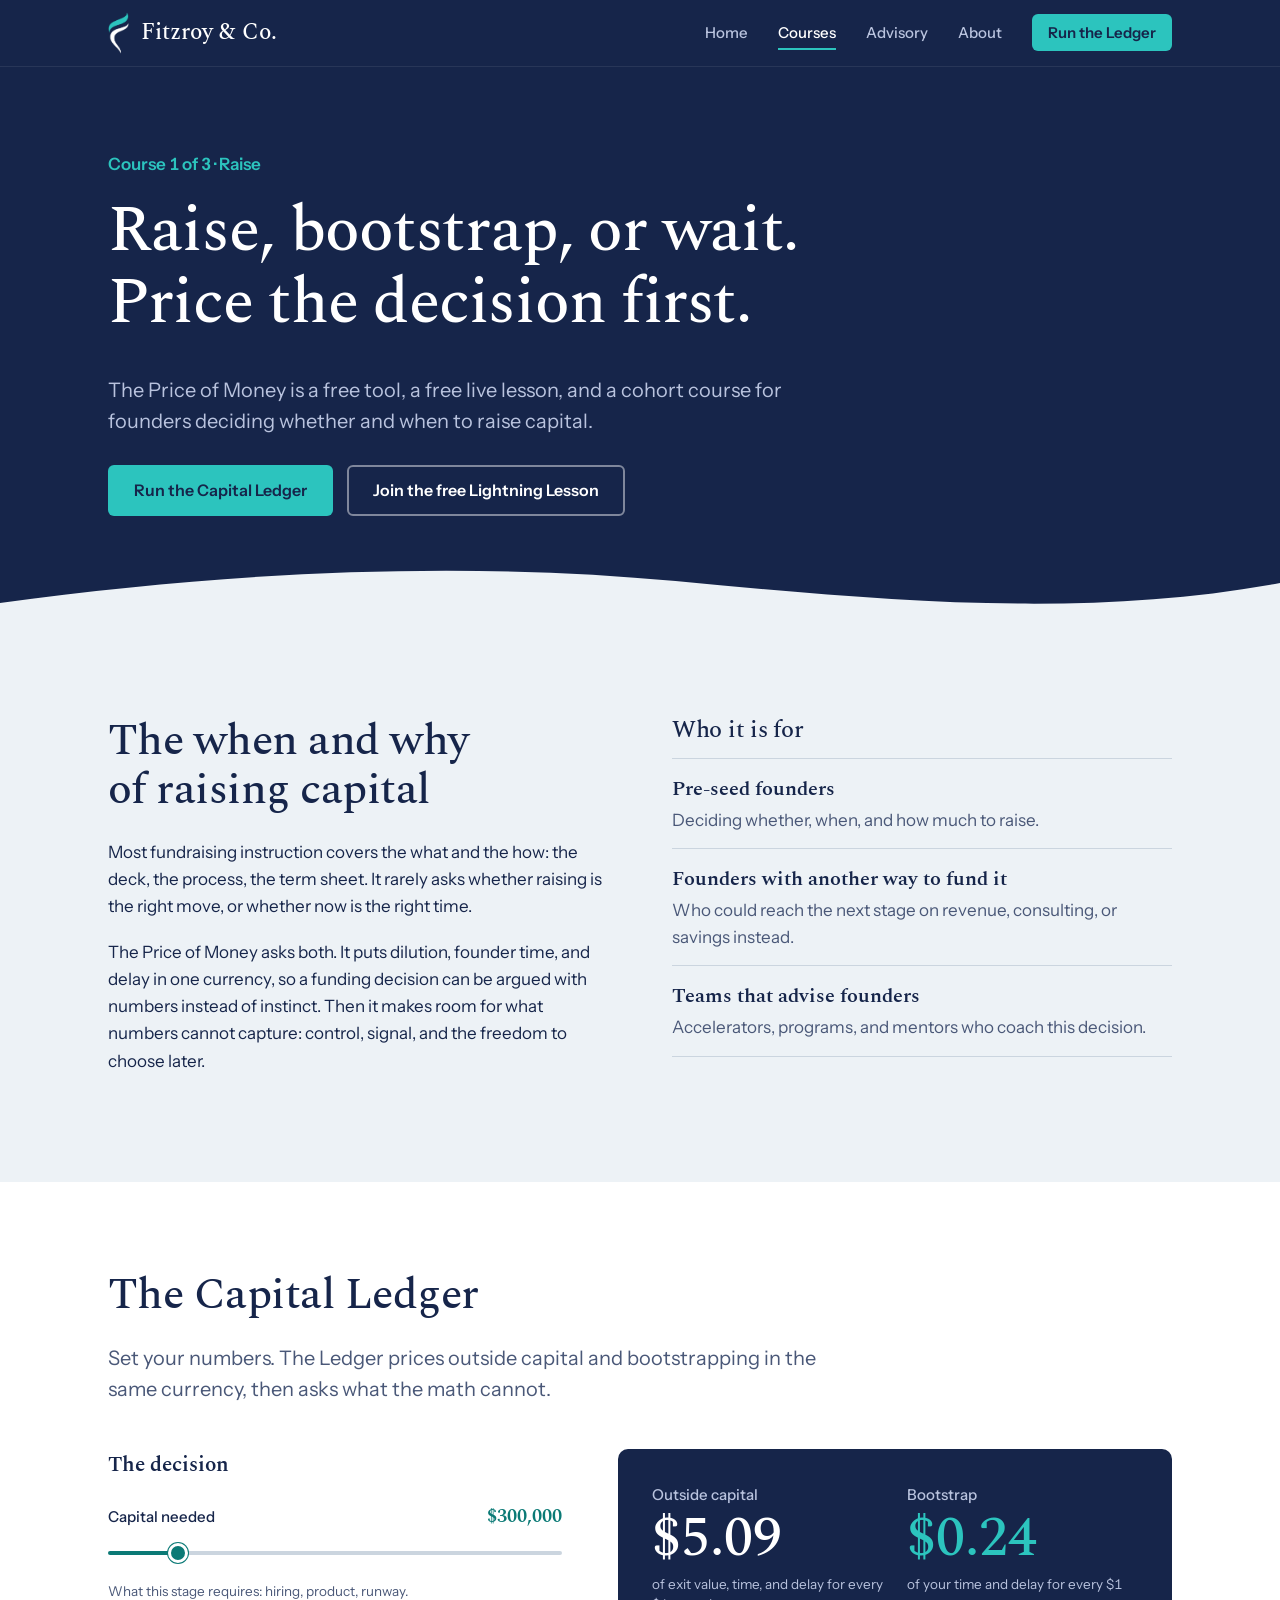
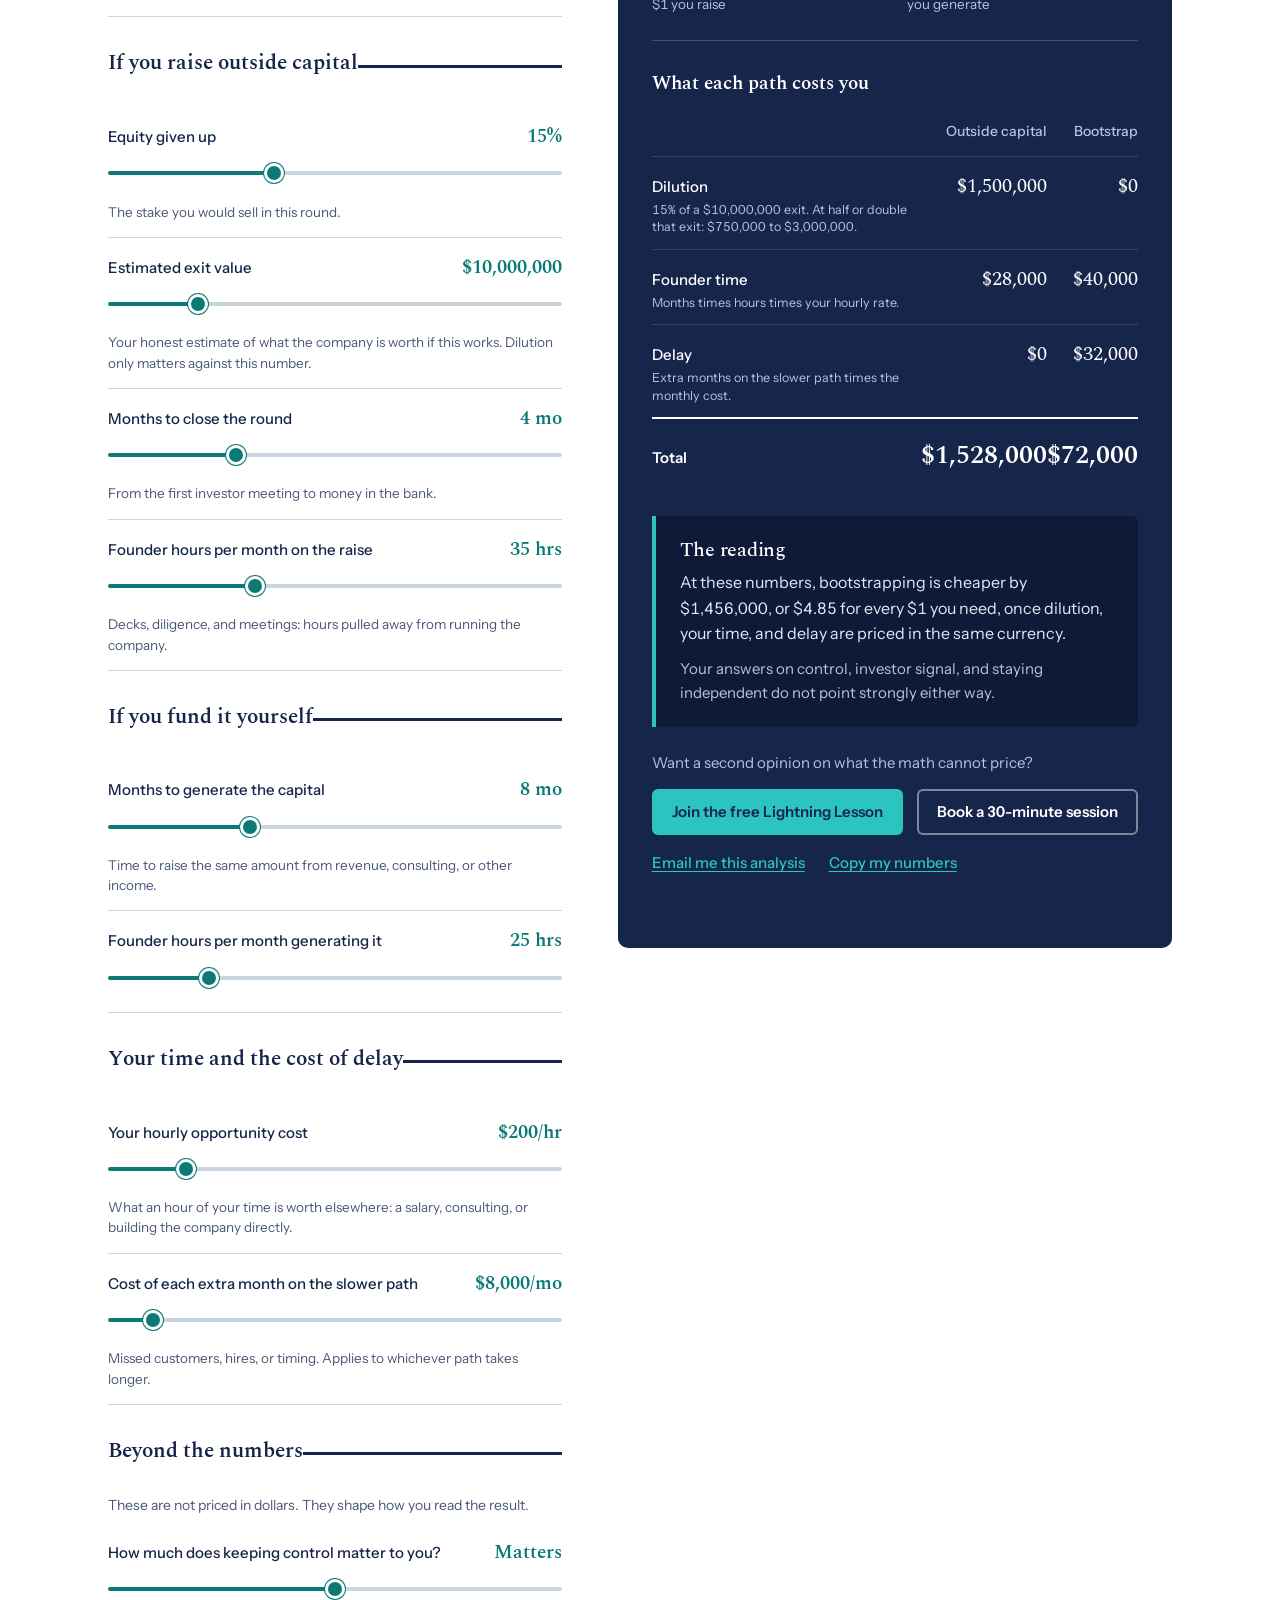
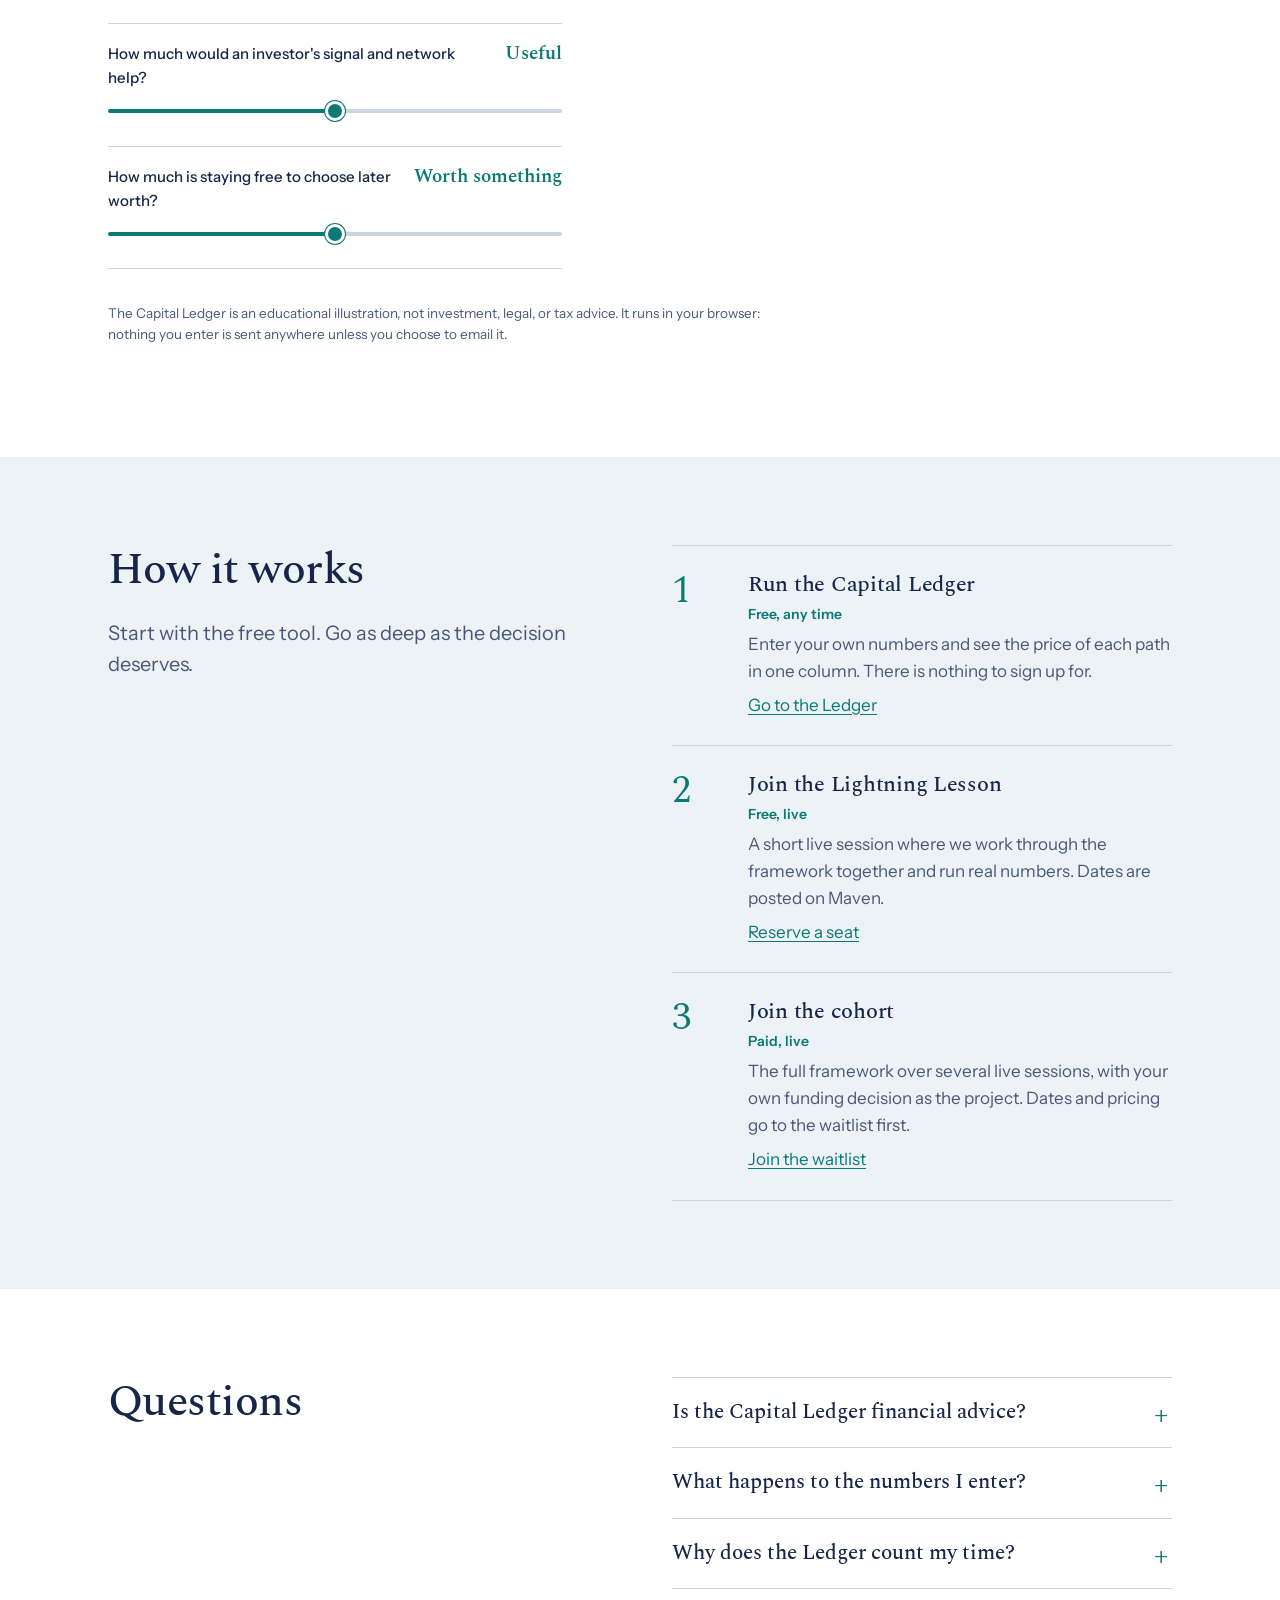
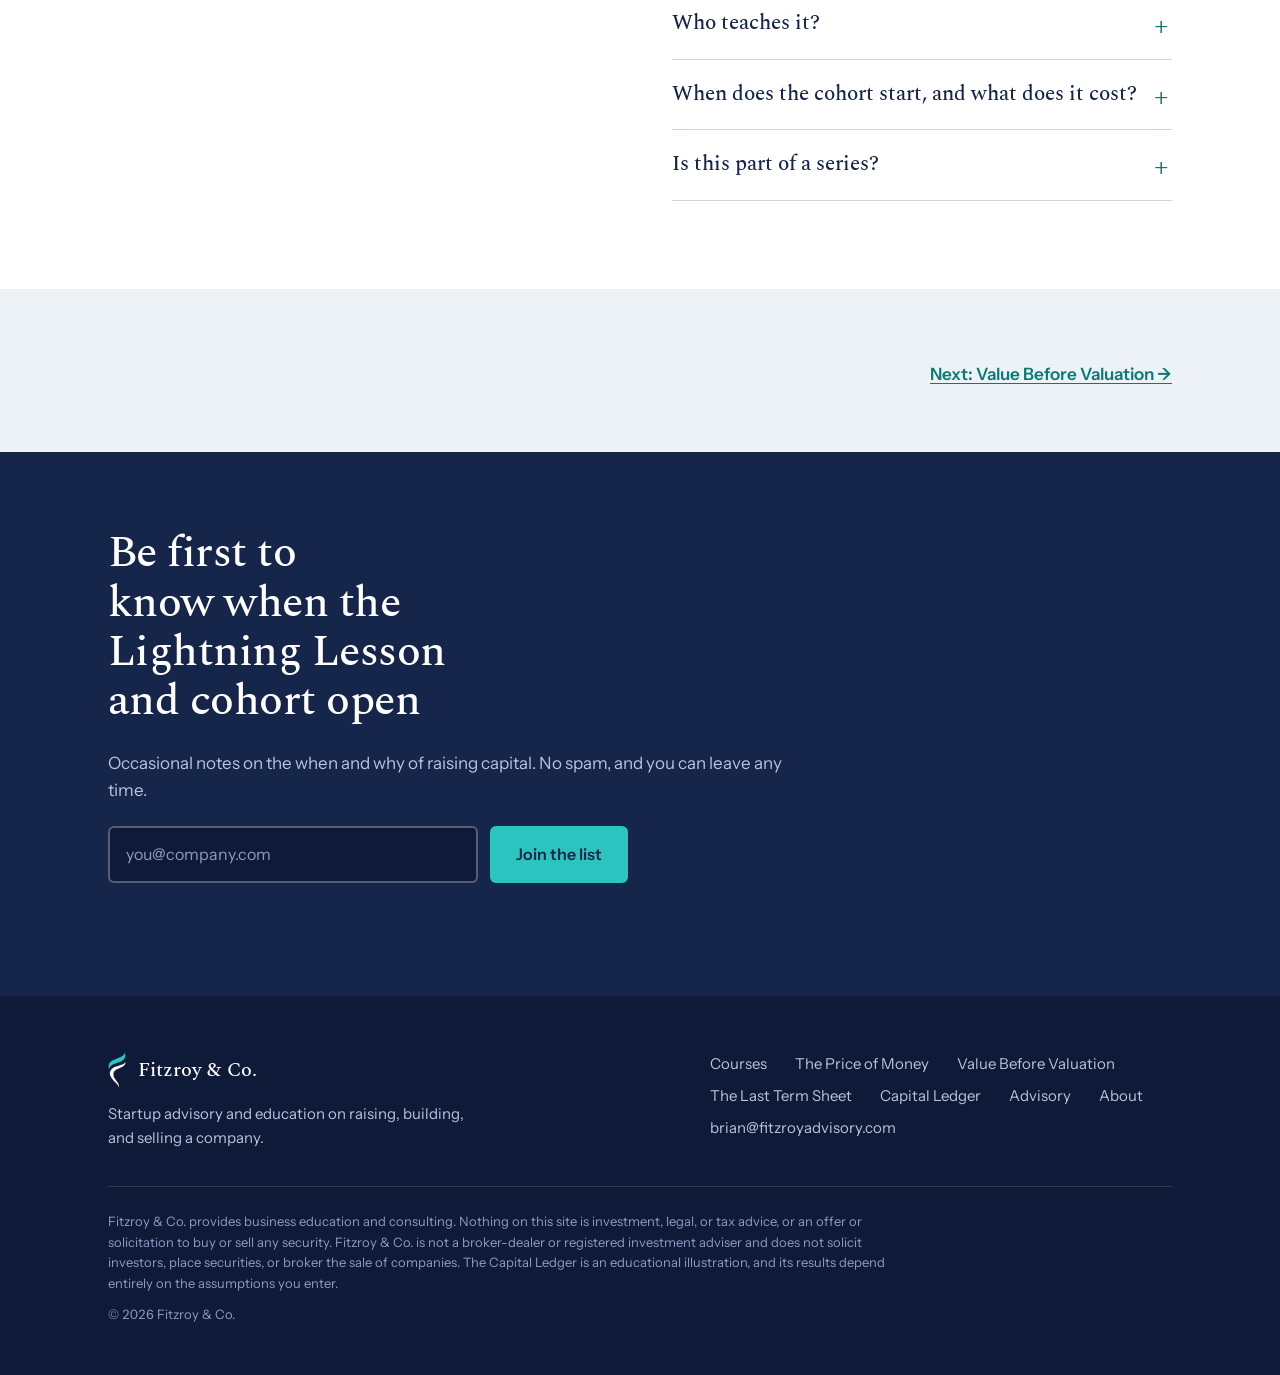
<file: price-of-money.html>
<!DOCTYPE html>
<html lang="en">
<head>
<meta charset="utf-8">
<meta name="viewport" content="width=device-width, initial-scale=1">
<title>The Price of Money | Course 1: Raise | Fitzroy &amp; Co.</title>
<meta name="description" content="Price the decision to raise, bootstrap, or wait. Run the free Capital Ledger, join the live lesson, and learn the when and why of raising capital.">
<link rel="canonical" href="https://fitzroyadvisory.com/price-of-money.html">
<meta property="og:type" content="website">
<meta property="og:site_name" content="Fitzroy &amp; Co.">
<meta property="og:title" content="The Price of Money: price the decision to raise before you make it">
<meta property="og:description" content="A free calculator, a free live lesson, and a cohort course on the when and why of raising capital.">
<meta property="og:url" content="https://fitzroyadvisory.com/price-of-money.html">
<meta property="og:image" content="https://fitzroyadvisory.com/og-image.png">
<meta name="twitter:card" content="summary_large_image">
<meta name="theme-color" content="#16254A">
<link rel="icon" href="favicon.ico" sizes="any">
<link rel="icon" type="image/png" href="favicon.png">
<link rel="apple-touch-icon" href="apple-touch-icon.png">
<link rel="preconnect" href="https://fonts.googleapis.com">
<link rel="preconnect" href="https://fonts.gstatic.com" crossorigin>
<link href="https://fonts.googleapis.com/css2?family=Instrument+Sans:wght@400;500;600&family=Spectral:wght@400;500;600&display=swap" rel="stylesheet">
<link rel="stylesheet" href="styles.css">
</head>
<body>
<a class="skip" href="#main">Skip to content</a>

<header class="site-header">
  <nav class="nav" aria-label="Main">
    <a class="brand" href="index.html"><img src="mark.png" alt="" width="21" height="42"><span>Fitzroy &amp; Co.</span></a>
    <button class="nav-toggle" type="button" aria-expanded="false" aria-controls="nav-links">Menu</button>
    <ul class="nav-links" id="nav-links">
      <li><a href="index.html">Home</a></li>
      <li><a href="courses.html" aria-current="true">Courses</a></li>
      <li><a href="advisory.html">Advisory</a></li>
      <li><a href="about.html">About</a></li>
      <li><a class="nav-cta" href="price-of-money.html#ledger">Run the Ledger</a></li>
    </ul>
  </nav>
</header>

<main id="main">

  <section class="hero">
    <div class="hero-inner single">
      <div>
        <p class="page-name">Course 1 of 3 &middot; Raise</p>
        <h1>Raise, bootstrap, or wait. Price the decision first.</h1>
        <p class="lede">The Price of Money is a free tool, a free live lesson, and a cohort course for founders deciding whether and when to raise capital.</p>
        <div class="btn-row">
          <a class="btn btn-primary" href="#ledger">Run the Capital Ledger</a>
          <a class="btn btn-ghost" data-link="mavenLightningUrl" href="#join">Join the free Lightning Lesson</a>
        </div>
      </div>
    </div>
    <svg class="hero-curve to-mist" viewBox="0 0 1440 64" preserveAspectRatio="none" aria-hidden="true"><path d="M0,64 L0,38 C260,6 520,-4 760,16 C1000,36 1220,54 1440,18 L1440,64 Z"/></svg>
  </section>

  <section class="section mist">
    <div class="wrap two-col">
      <div>
        <h2>The when and why of raising capital</h2>
        <p>Most fundraising instruction covers the what and the how: the deck, the process, the term sheet. It rarely asks whether raising is the right move, or whether now is the right time.</p>
        <p>The Price of Money asks both. It puts dilution, founder time, and delay in one currency, so a funding decision can be argued with numbers instead of instinct. Then it makes room for what numbers cannot capture: control, signal, and the freedom to choose later.</p>
      </div>
      <div>
        <h3>Who it is for</h3>
        <ul class="plain-list">
          <li><strong>Pre-seed founders</strong><span>Deciding whether, when, and how much to raise.</span></li>
          <li><strong>Founders with another way to fund it</strong><span>Who could reach the next stage on revenue, consulting, or savings instead.</span></li>
          <li><strong>Teams that advise founders</strong><span>Accelerators, programs, and mentors who coach this decision.</span></li>
        </ul>
      </div>
    </div>
  </section>

  <!-- ===== The Capital Ledger ===== -->
  <section class="ledger" id="ledger" aria-labelledby="ledger-title">
    <div class="wrap">
      <div class="ledger-head">
        <h2 id="ledger-title">The Capital Ledger</h2>
        <p class="lede">Set your numbers. The Ledger prices outside capital and bootstrapping in the same currency, then asks what the math cannot.</p>
      </div>

      <div class="ledger-grid">
        <form class="inputs" onsubmit="return false" aria-label="Capital Ledger inputs">

          <fieldset>
            <legend>The decision</legend>
            <div class="field">
              <label for="need"><span class="name">Capital needed</span><output id="v-need" for="need">$300,000</output></label>
              <input type="range" id="need" min="25000" max="2000000" step="5000" value="300000">
              <p class="hint">What this stage requires: hiring, product, runway.</p>
            </div>
          </fieldset>

          <fieldset class="fieldset-gap">
            <legend>If you raise outside capital</legend>
            <div class="field">
              <label for="equity"><span class="name">Equity given up</span><output id="v-equity" for="equity">15%</output></label>
              <input type="range" id="equity" min="1" max="40" step="0.5" value="15">
              <p class="hint">The stake you would sell in this round.</p>
            </div>
            <div class="field">
              <label for="exit"><span class="name">Estimated exit value</span><output id="v-exit" for="exit">$10,000,000</output></label>
              <input type="range" id="exit" min="1000000" max="50000000" step="500000" value="10000000">
              <p class="hint">Your honest estimate of what the company is worth if this works. Dilution only matters against this number.</p>
            </div>
            <div class="field">
              <label for="raiseMonths"><span class="name">Months to close the round</span><output id="v-raiseMonths" for="raiseMonths">4 mo</output></label>
              <input type="range" id="raiseMonths" min="1" max="12" step="1" value="4">
              <p class="hint">From the first investor meeting to money in the bank.</p>
            </div>
            <div class="field">
              <label for="raiseHours"><span class="name">Founder hours per month on the raise</span><output id="v-raiseHours" for="raiseHours">35 hrs</output></label>
              <input type="range" id="raiseHours" min="5" max="100" step="5" value="35">
              <p class="hint">Decks, diligence, and meetings: hours pulled away from running the company.</p>
            </div>
          </fieldset>

          <fieldset class="fieldset-gap">
            <legend>If you fund it yourself</legend>
            <div class="field">
              <label for="bsMonths"><span class="name">Months to generate the capital</span><output id="v-bsMonths" for="bsMonths">8 mo</output></label>
              <input type="range" id="bsMonths" min="1" max="24" step="1" value="8">
              <p class="hint">Time to raise the same amount from revenue, consulting, or other income.</p>
            </div>
            <div class="field">
              <label for="bsHours"><span class="name">Founder hours per month generating it</span><output id="v-bsHours" for="bsHours">25 hrs</output></label>
              <input type="range" id="bsHours" min="5" max="100" step="5" value="25">
            </div>
          </fieldset>

          <fieldset class="fieldset-gap">
            <legend>Your time and the cost of delay</legend>
            <div class="field">
              <label for="rate"><span class="name">Your hourly opportunity cost</span><output id="v-rate" for="rate">$200/hr</output></label>
              <input type="range" id="rate" min="50" max="1000" step="10" value="200">
              <p class="hint">What an hour of your time is worth elsewhere: a salary, consulting, or building the company directly.</p>
            </div>
            <div class="field">
              <label for="delay"><span class="name">Cost of each extra month on the slower path</span><output id="v-delay" for="delay">$8,000/mo</output></label>
              <input type="range" id="delay" min="0" max="100000" step="1000" value="8000">
              <p class="hint">Missed customers, hires, or timing. Applies to whichever path takes longer.</p>
            </div>
          </fieldset>

          <fieldset class="fieldset-gap">
            <legend>Beyond the numbers</legend>
            <p class="group-note">These are not priced in dollars. They shape how you read the result.</p>
            <div class="field">
              <label for="control"><span class="name">How much does keeping control matter to you?</span><output id="v-control" for="control">Matters</output></label>
              <input type="range" id="control" min="1" max="5" step="1" value="3">
            </div>
            <div class="field">
              <label for="signal"><span class="name">How much would an investor's signal and network help?</span><output id="v-signal" for="signal">Useful</output></label>
              <input type="range" id="signal" min="1" max="5" step="1" value="3">
            </div>
            <div class="field">
              <label for="option"><span class="name">How much is staying free to choose later worth?</span><output id="v-option" for="option">Worth something</output></label>
              <input type="range" id="option" min="1" max="5" step="1" value="3">
            </div>
          </fieldset>
        </form>

        <div class="statement">
          <div class="price-pair">
            <div>
              <p class="price-label">Outside capital</p>
              <p class="price-num" id="p-out">$0.00</p>
              <p class="price-sub">of exit value, time, and delay for every $1 you raise</p>
            </div>
            <div>
              <p class="price-label">Bootstrap</p>
              <p class="price-num" id="p-bs">$0.00</p>
              <p class="price-sub">of your time and delay for every $1 you generate</p>
            </div>
          </div>

          <table class="ledger-table">
            <caption>What each path costs you</caption>
            <thead>
              <tr><th scope="col"><span class="sr-only">Cost</span></th><th scope="col">Outside capital</th><th scope="col">Bootstrap</th></tr>
            </thead>
            <tbody>
              <tr><th scope="row">Dilution<span id="sub-dilution">Equity given up times estimated exit value.</span></th><td id="o-dilution">$0</td><td id="b-dilution">$0</td></tr>
              <tr><th scope="row">Founder time<span>Months times hours times your hourly rate.</span></th><td id="o-time">$0</td><td id="b-time">$0</td></tr>
              <tr><th scope="row">Delay<span>Extra months on the slower path times the monthly cost.</span></th><td id="o-delay">$0</td><td id="b-delay">$0</td></tr>
            </tbody>
            <tfoot>
              <tr><th scope="row">Total</th><td id="o-total">$0</td><td id="b-total">$0</td></tr>
            </tfoot>
          </table>

          <div class="reading" aria-live="polite">
            <h3>The reading</h3>
            <p id="reading-text"></p>
            <p class="judgment" id="reading-judgment"></p>
          </div>

          <div class="after">
            <p>Want a second opinion on what the math cannot price?</p>
            <div class="btn-row">
              <a id="cta-lesson" class="btn btn-primary" data-link="mavenLightningUrl" href="#join">Join the free Lightning Lesson</a>
              <a id="cta-session" class="btn btn-ghost" href="advisory.html">Book a 30-minute session</a>
            </div>
            <div class="after-links">
              <a id="cta-email" class="linklike" href="#">Email me this analysis</a>
              <button type="button" class="linklike" id="copy-numbers">Copy my numbers</button>
            </div>
            <p class="copy-msg" id="copy-msg" role="status"></p>
          </div>
        </div>
      </div>

      <p class="disclaimer">The Capital Ledger is an educational illustration, not investment, legal, or tax advice. It runs in your browser: nothing you enter is sent anywhere unless you choose to email it.</p>
    </div>
  </section>

  <section class="section mist">
    <div class="wrap two-col">
      <div>
        <h2>How it works</h2>
        <p class="lede">Start with the free tool. Go as deep as the decision deserves.</p>
      </div>
      <ol class="steps">
        <li>
          <div>
            <h3>Run the Capital Ledger</h3>
            <p class="tag">Free, any time</p>
            <p>Enter your own numbers and see the price of each path in one column. There is nothing to sign up for.</p>
            <a href="#ledger">Go to the Ledger</a>
          </div>
        </li>
        <li>
          <div>
            <h3>Join the Lightning Lesson</h3>
            <p class="tag">Free, live</p>
            <p>A short live session where we work through the framework together and run real numbers. Dates are posted on Maven.</p>
            <a data-link="mavenLightningUrl" href="#join">Reserve a seat</a>
          </div>
        </li>
        <li>
          <div>
            <h3>Join the cohort</h3>
            <p class="tag">Paid, live</p>
            <p>The full framework over several live sessions, with your own funding decision as the project. Dates and pricing go to the waitlist first.</p>
            <a data-link="mavenCourseUrl" href="#join">Join the waitlist</a>
          </div>
        </li>
      </ol>
    </div>
  </section>

  <section class="section">
    <div class="wrap two-col">
      <div>
        <h2>Questions</h2>
      </div>
      <div class="faq">
        <details>
          <summary>Is the Capital Ledger financial advice?</summary>
          <p>No. It is an educational tool that shows how the costs of a funding decision add up under the assumptions you enter. For advice on your specific situation, talk to a qualified lawyer, accountant, or financial professional.</p>
        </details>
        <details>
          <summary>What happens to the numbers I enter?</summary>
          <p>They stay in your browser. Nothing is sent or saved unless you choose to email or copy them yourself.</p>
        </details>
        <details>
          <summary>Why does the Ledger count my time?</summary>
          <p>Because a raise is not free even when the money is. Months of founder hours go into it. The Ledger gives those hours the same price as your best alternative use of them, so both paths are measured the same way.</p>
        </details>
        <details>
          <summary>Who teaches it?</summary>
          <p>Brian Bartles, founder of Fitzroy &amp; Co., with a background in investment banking, venture capital, private equity, and hedge fund management. <a href="about.html">More about Brian</a>.</p>
        </details>
        <details>
          <summary>When does the cohort start, and what does it cost?</summary>
          <p>Neither has been announced yet. People on the list hear first.</p>
        </details>
        <details>
          <summary>Is this part of a series?</summary>
          <p>Yes. It is the first of three courses on raising, building, and selling a company. <a href="courses.html">See all three</a>.</p>
        </details>
      </div>
    </div>
  </section>

  <section class="section tight mist">
    <div class="wrap">
      <div class="course-nav">
        <span></span>
        <a href="value-before-valuation.html">Next: Value Before Valuation &rarr;</a>
      </div>
    </div>
  </section>

  <section class="capture-band" id="join">
    <div class="wrap">
      <h2>Be first to know when the Lightning Lesson and cohort open</h2>
      <p>Occasional notes on the when and why of raising capital. No spam, and you can leave any time.</p>
      <form class="capture" data-capture data-interest="price-of-money" novalidate>
        <label class="sr-only" for="email-pom">Email address</label>
        <input type="email" id="email-pom" placeholder="you@company.com" autocomplete="email" required>
        <button class="btn btn-primary" type="submit">Join the list</button>
        <p class="capture-msg" role="status"></p>
      </form>
    </div>
  </section>

</main>

<footer class="site-footer">
  <div class="wrap">
    <div class="footer-grid">
      <div>
        <a class="brand" href="index.html"><img src="mark.png" alt="" width="18" height="36"><span>Fitzroy &amp; Co.</span></a>
        <p class="tagline">Startup advisory and education on raising, building, and selling a company.</p>
      </div>
      <ul class="footer-nav">
        <li><a href="courses.html">Courses</a></li>
        <li><a href="price-of-money.html">The Price of Money</a></li>
        <li><a href="value-before-valuation.html">Value Before Valuation</a></li>
        <li><a href="the-last-term-sheet.html">The Last Term Sheet</a></li>
        <li><a href="price-of-money.html#ledger">Capital Ledger</a></li>
        <li><a href="advisory.html">Advisory</a></li>
        <li><a href="about.html">About</a></li>
        <li><a class="mail" data-email href="#"></a></li>
      </ul>
    </div>
    <div class="legal">
      <p>Fitzroy &amp; Co. provides business education and consulting. Nothing on this site is investment, legal, or tax advice, or an offer or solicitation to buy or sell any security. Fitzroy &amp; Co. is not a broker-dealer or registered investment adviser and does not solicit investors, place securities, or broker the sale of companies. The Capital Ledger is an educational illustration, and its results depend entirely on the assumptions you enter.</p>
      <p>&copy; 2026 Fitzroy &amp; Co.</p>
    </div>
  </div>
</footer>

<script src="config.js"></script>
<script src="ledger-math.js"></script>
<script src="site.js"></script>
</body>
</html>
</file>
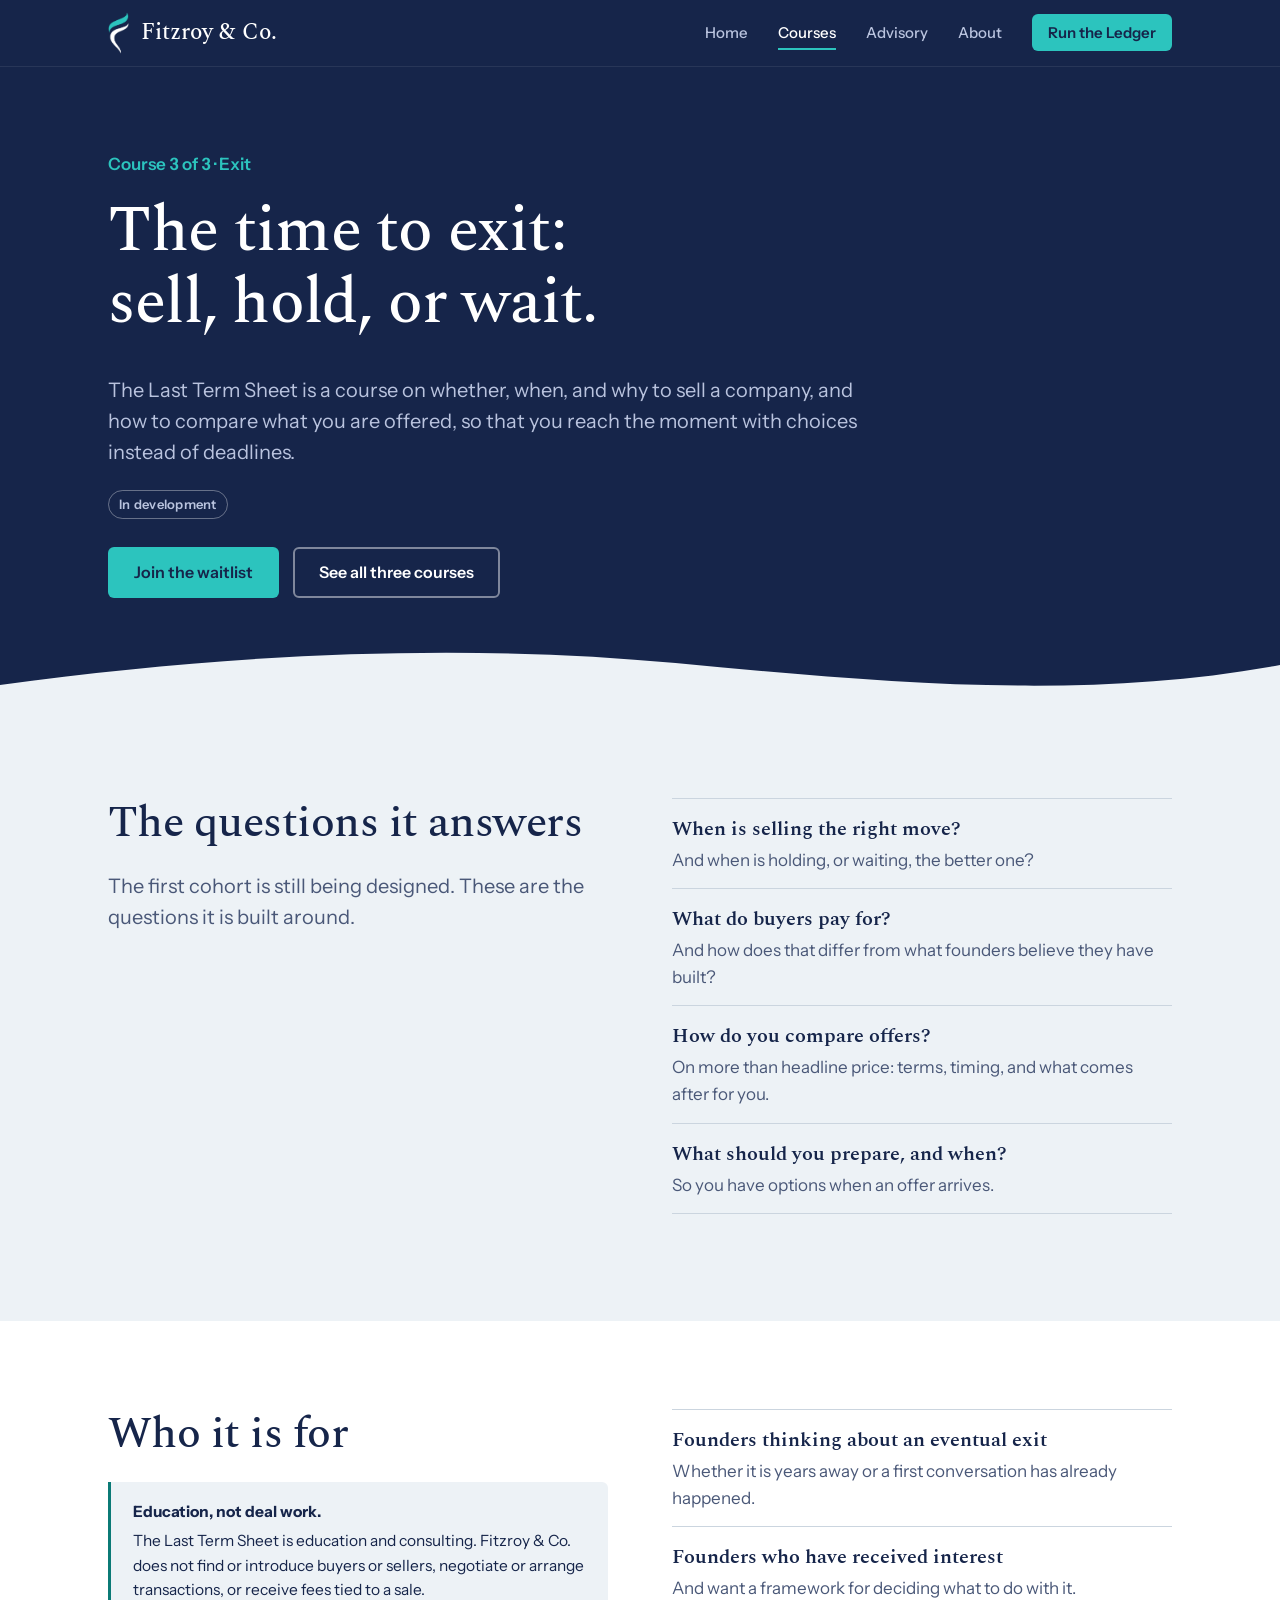
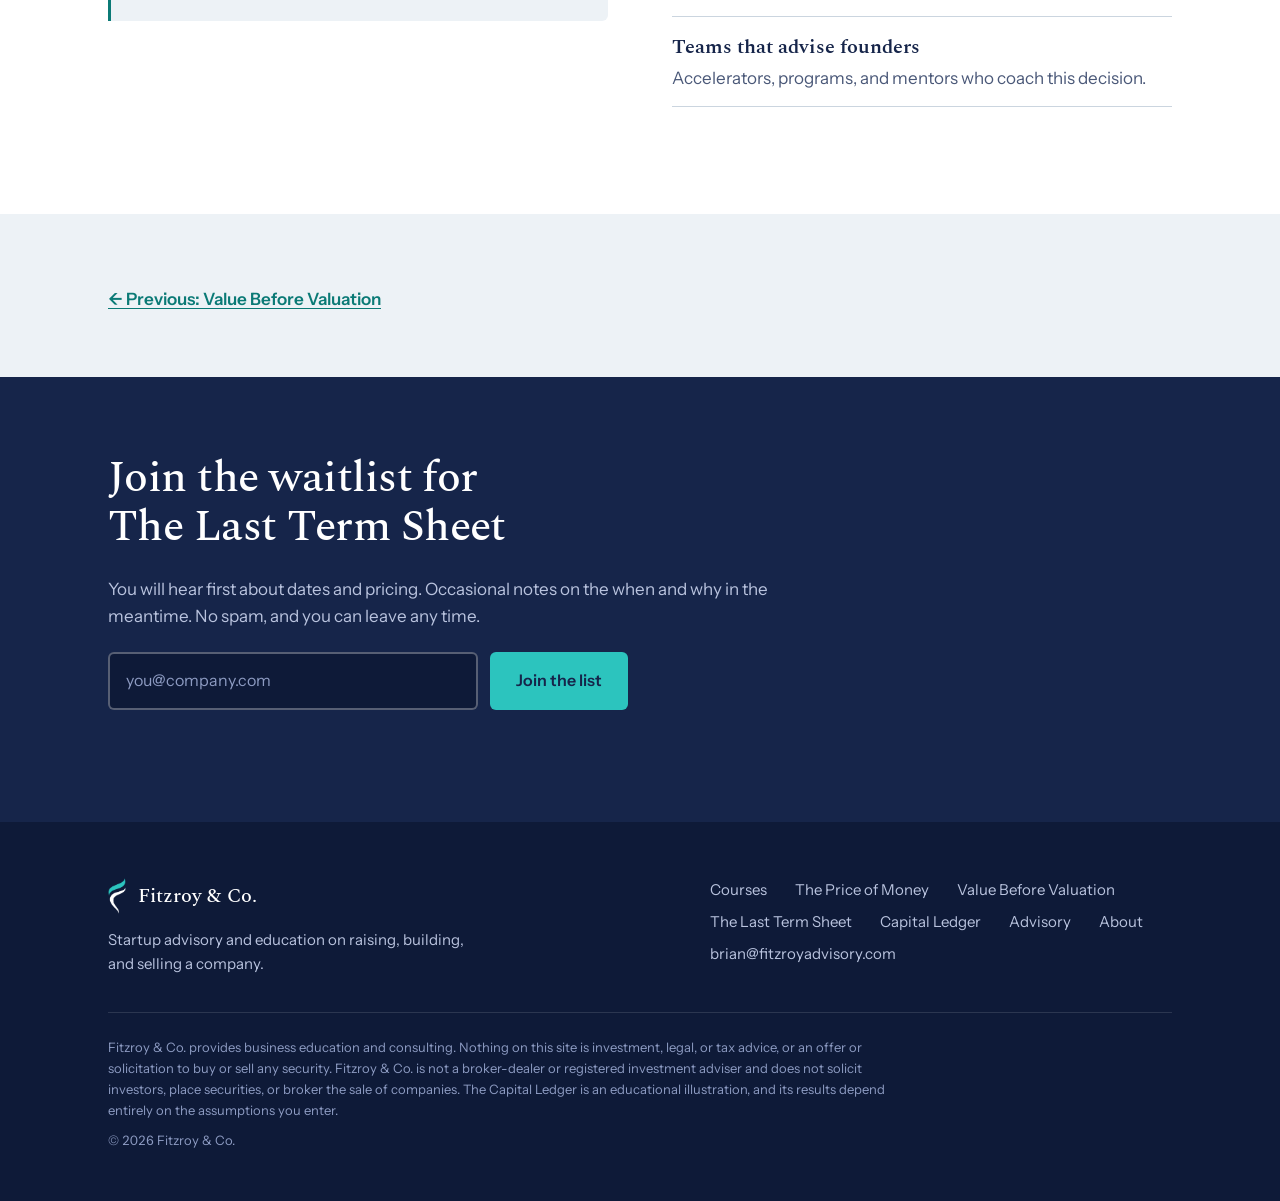
<file: the-last-term-sheet.html>
<!DOCTYPE html>
<html lang="en">
<head>
<meta charset="utf-8">
<meta name="viewport" content="width=device-width, initial-scale=1">
<title>The Last Term Sheet | Course 3: Exit | Fitzroy &amp; Co.</title>
<meta name="description" content="A course on the time to exit: whether, when, and why to sell, hold, or wait. Join the waitlist.">
<link rel="canonical" href="https://fitzroyadvisory.com/the-last-term-sheet.html">
<meta property="og:type" content="website">
<meta property="og:site_name" content="Fitzroy &amp; Co.">
<meta property="og:title" content="The Last Term Sheet: The time to exit: sell, hold, or wait.">
<meta property="og:description" content="A course on the time to exit: whether, when, and why to sell, hold, or wait. Join the waitlist.">
<meta property="og:url" content="https://fitzroyadvisory.com/the-last-term-sheet.html">
<meta property="og:image" content="https://fitzroyadvisory.com/og-image.png">
<meta name="twitter:card" content="summary_large_image">
<meta name="theme-color" content="#16254A">
<link rel="icon" href="favicon.ico" sizes="any">
<link rel="icon" type="image/png" href="favicon.png">
<link rel="apple-touch-icon" href="apple-touch-icon.png">
<link rel="preconnect" href="https://fonts.googleapis.com">
<link rel="preconnect" href="https://fonts.gstatic.com" crossorigin>
<link href="https://fonts.googleapis.com/css2?family=Instrument+Sans:wght@400;500;600&family=Spectral:wght@400;500;600&display=swap" rel="stylesheet">
<link rel="stylesheet" href="styles.css">
</head>
<body>
<a class="skip" href="#main">Skip to content</a>

<header class="site-header">
  <nav class="nav" aria-label="Main">
    <a class="brand" href="index.html"><img src="mark.png" alt="" width="21" height="42"><span>Fitzroy &amp; Co.</span></a>
    <button class="nav-toggle" type="button" aria-expanded="false" aria-controls="nav-links">Menu</button>
    <ul class="nav-links" id="nav-links">
      <li><a href="index.html">Home</a></li>
      <li><a href="courses.html" aria-current="true">Courses</a></li>
      <li><a href="advisory.html">Advisory</a></li>
      <li><a href="about.html">About</a></li>
      <li><a class="nav-cta" href="price-of-money.html#ledger">Run the Ledger</a></li>
    </ul>
  </nav>
</header>

<main id="main">

  <section class="hero">
    <div class="hero-inner single">
      <div>
        <p class="page-name">Course 3 of 3 &middot; Exit</p>
        <h1>The time to exit: sell, hold, or wait.</h1>
        <p class="lede">The Last Term Sheet is a course on whether, when, and why to sell a company, and how to compare what you are offered, so that you reach the moment with choices instead of deadlines.</p>
        <p><span class="status">In development</span></p>
        <div class="btn-row">
          <a class="btn btn-primary" data-link="exitWaitlistUrl" href="#join">Join the waitlist</a>
          <a class="btn btn-ghost" href="courses.html">See all three courses</a>
        </div>
      </div>
    </div>
    <svg class="hero-curve to-mist" viewBox="0 0 1440 64" preserveAspectRatio="none" aria-hidden="true"><path d="M0,64 L0,38 C260,6 520,-4 760,16 C1000,36 1220,54 1440,18 L1440,64 Z"/></svg>
  </section>

  <section class="section mist">
    <div class="wrap two-col">
      <div>
        <h2>The questions it answers</h2>
        <p class="lede">The first cohort is still being designed. These are the questions it is built around.</p>
      </div>
      <ul class="plain-list">
          <li><strong>When is selling the right move?</strong><span>And when is holding, or waiting, the better one?</span></li>
          <li><strong>What do buyers pay for?</strong><span>And how does that differ from what founders believe they have built?</span></li>
          <li><strong>How do you compare offers?</strong><span>On more than headline price: terms, timing, and what comes after for you.</span></li>
          <li><strong>What should you prepare, and when?</strong><span>So you have options when an offer arrives.</span></li>
      </ul>
    </div>
  </section>

  <section class="section">
    <div class="wrap two-col">
      <div>
        <h2>Who it is for</h2>
        <div class="scope-note"><strong>Education, not deal work.</strong>The Last Term Sheet is education and consulting. Fitzroy &amp; Co. does not find or introduce buyers or sellers, negotiate or arrange transactions, or receive fees tied to a sale.</div>
      </div>
      <ul class="plain-list">
          <li><strong>Founders thinking about an eventual exit</strong><span>Whether it is years away or a first conversation has already happened.</span></li>
          <li><strong>Founders who have received interest</strong><span>And want a framework for deciding what to do with it.</span></li>
          <li><strong>Teams that advise founders</strong><span>Accelerators, programs, and mentors who coach this decision.</span></li>
      </ul>
    </div>
  </section>

  <section class="section tight mist">
    <div class="wrap">
      <div class="course-nav">
        <a href="value-before-valuation.html">&larr; Previous: Value Before Valuation</a>
        <span></span>
      </div>
    </div>
  </section>

  <section class="capture-band" id="join">
    <div class="wrap">
      <h2>Join the waitlist for The Last Term Sheet</h2>
      <p>You will hear first about dates and pricing. Occasional notes on the when and why in the meantime. No spam, and you can leave any time.</p>
      <form class="capture" data-capture data-interest="exit" novalidate>
        <label class="sr-only" for="email-exit">Email address</label>
        <input type="email" id="email-exit" placeholder="you@company.com" autocomplete="email" required>
        <button class="btn btn-primary" type="submit">Join the list</button>
        <p class="capture-msg" role="status"></p>
      </form>
    </div>
  </section>

</main>

<footer class="site-footer">
  <div class="wrap">
    <div class="footer-grid">
      <div>
        <a class="brand" href="index.html"><img src="mark.png" alt="" width="18" height="36"><span>Fitzroy &amp; Co.</span></a>
        <p class="tagline">Startup advisory and education on raising, building, and selling a company.</p>
      </div>
      <ul class="footer-nav">
        <li><a href="courses.html">Courses</a></li>
        <li><a href="price-of-money.html">The Price of Money</a></li>
        <li><a href="value-before-valuation.html">Value Before Valuation</a></li>
        <li><a href="the-last-term-sheet.html">The Last Term Sheet</a></li>
        <li><a href="price-of-money.html#ledger">Capital Ledger</a></li>
        <li><a href="advisory.html">Advisory</a></li>
        <li><a href="about.html">About</a></li>
        <li><a class="mail" data-email href="#"></a></li>
      </ul>
    </div>
    <div class="legal">
      <p>Fitzroy &amp; Co. provides business education and consulting. Nothing on this site is investment, legal, or tax advice, or an offer or solicitation to buy or sell any security. Fitzroy &amp; Co. is not a broker-dealer or registered investment adviser and does not solicit investors, place securities, or broker the sale of companies. The Capital Ledger is an educational illustration, and its results depend entirely on the assumptions you enter.</p>
      <p>&copy; 2026 Fitzroy &amp; Co.</p>
    </div>
  </div>
</footer>

<script src="config.js"></script>
<script src="ledger-math.js"></script>
<script src="site.js"></script>
</body>
</html>
</file>
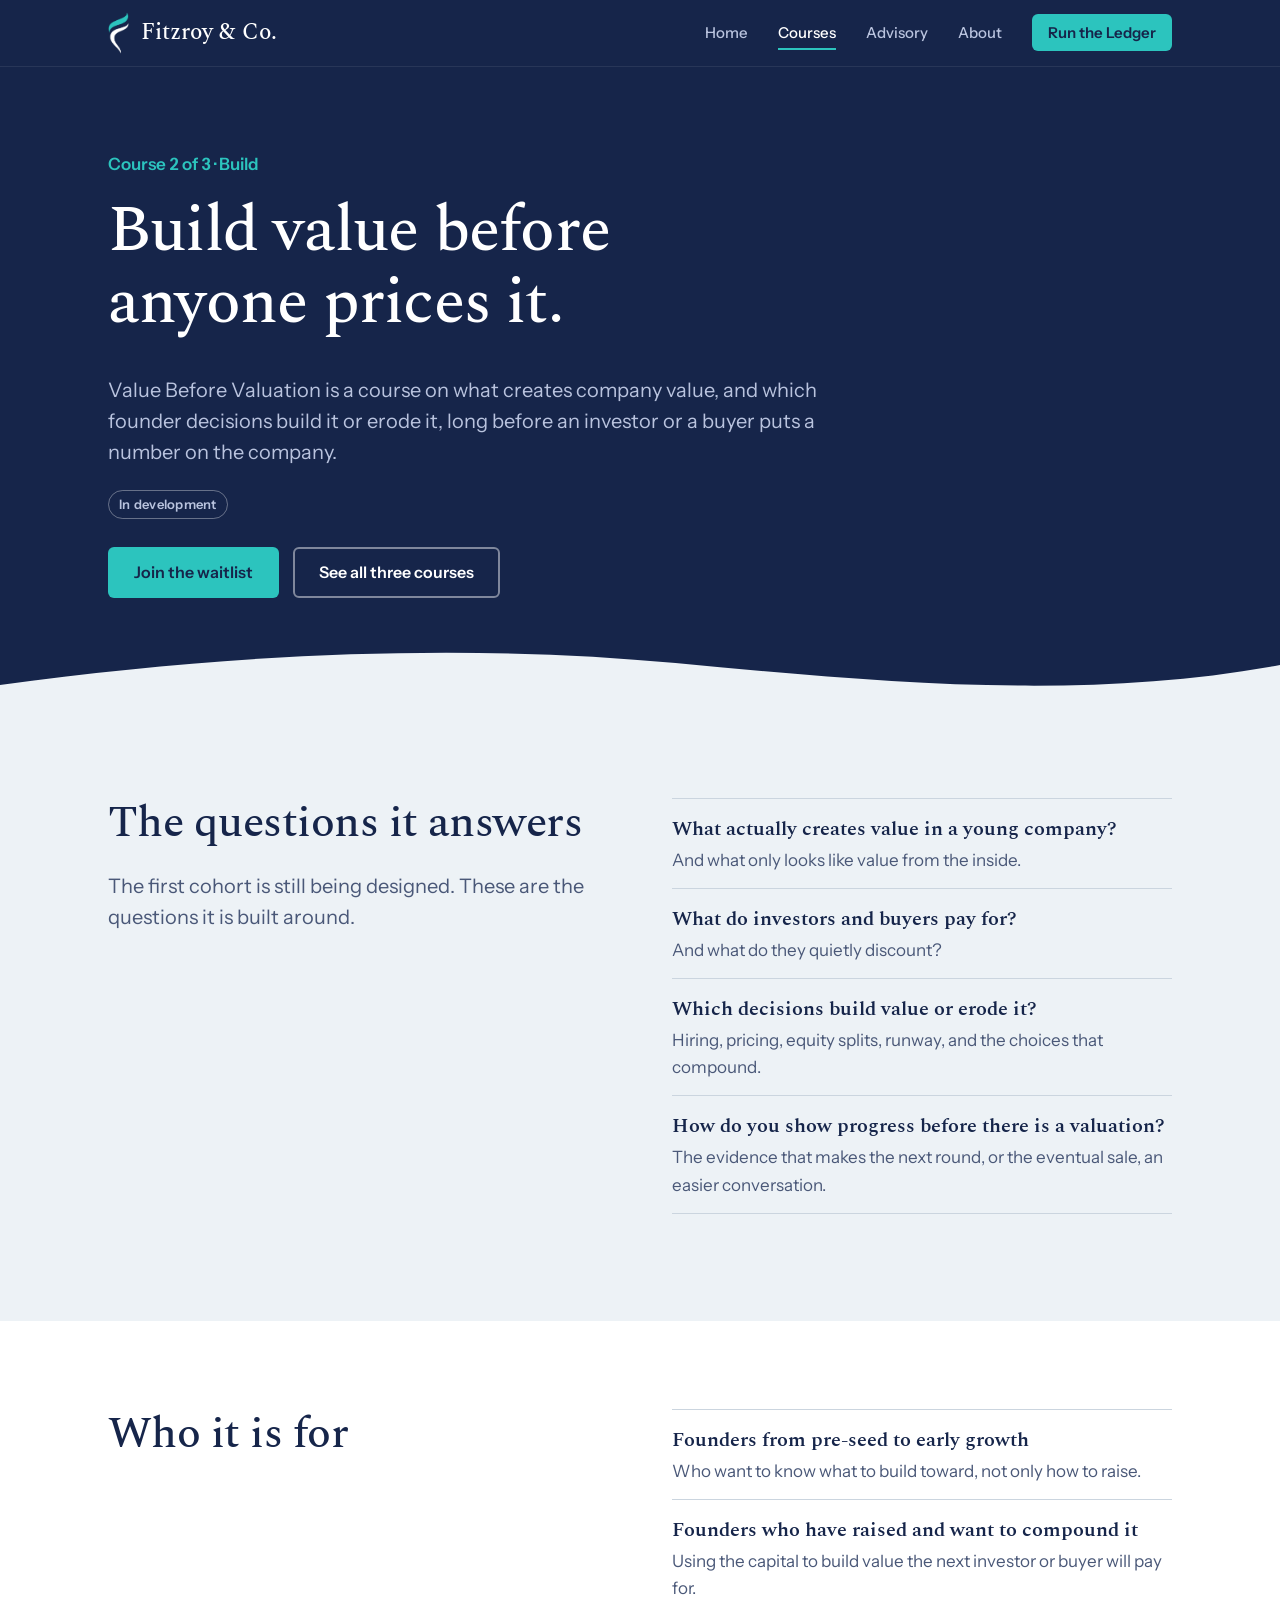
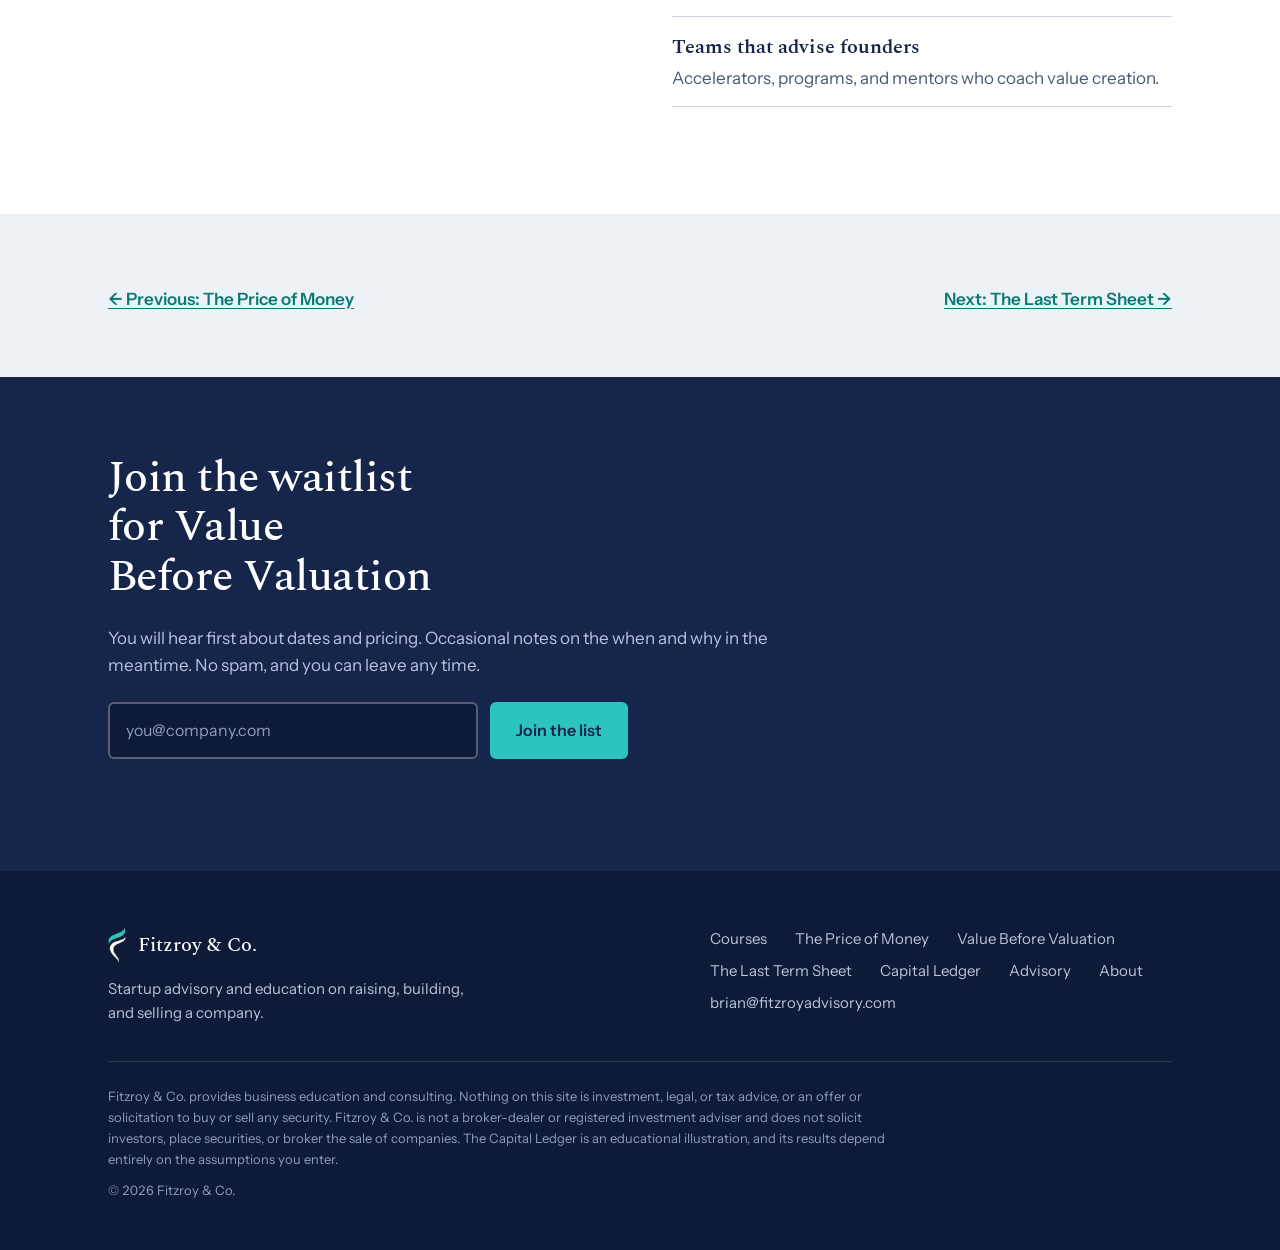
<file: value-before-valuation.html>
<!DOCTYPE html>
<html lang="en">
<head>
<meta charset="utf-8">
<meta name="viewport" content="width=device-width, initial-scale=1">
<title>Value Before Valuation | Course 2: Build | Fitzroy &amp; Co.</title>
<meta name="description" content="A course on what creates company value before an investor or a buyer prices it. Join the waitlist.">
<link rel="canonical" href="https://fitzroyadvisory.com/value-before-valuation.html">
<meta property="og:type" content="website">
<meta property="og:site_name" content="Fitzroy &amp; Co.">
<meta property="og:title" content="Value Before Valuation: Build value before anyone prices it.">
<meta property="og:description" content="A course on what creates company value before an investor or a buyer prices it. Join the waitlist.">
<meta property="og:url" content="https://fitzroyadvisory.com/value-before-valuation.html">
<meta property="og:image" content="https://fitzroyadvisory.com/og-image.png">
<meta name="twitter:card" content="summary_large_image">
<meta name="theme-color" content="#16254A">
<link rel="icon" href="favicon.ico" sizes="any">
<link rel="icon" type="image/png" href="favicon.png">
<link rel="apple-touch-icon" href="apple-touch-icon.png">
<link rel="preconnect" href="https://fonts.googleapis.com">
<link rel="preconnect" href="https://fonts.gstatic.com" crossorigin>
<link href="https://fonts.googleapis.com/css2?family=Instrument+Sans:wght@400;500;600&family=Spectral:wght@400;500;600&display=swap" rel="stylesheet">
<link rel="stylesheet" href="styles.css">
</head>
<body>
<a class="skip" href="#main">Skip to content</a>

<header class="site-header">
  <nav class="nav" aria-label="Main">
    <a class="brand" href="index.html"><img src="mark.png" alt="" width="21" height="42"><span>Fitzroy &amp; Co.</span></a>
    <button class="nav-toggle" type="button" aria-expanded="false" aria-controls="nav-links">Menu</button>
    <ul class="nav-links" id="nav-links">
      <li><a href="index.html">Home</a></li>
      <li><a href="courses.html" aria-current="true">Courses</a></li>
      <li><a href="advisory.html">Advisory</a></li>
      <li><a href="about.html">About</a></li>
      <li><a class="nav-cta" href="price-of-money.html#ledger">Run the Ledger</a></li>
    </ul>
  </nav>
</header>

<main id="main">

  <section class="hero">
    <div class="hero-inner single">
      <div>
        <p class="page-name">Course 2 of 3 &middot; Build</p>
        <h1>Build value before anyone prices it.</h1>
        <p class="lede">Value Before Valuation is a course on what creates company value, and which founder decisions build it or erode it, long before an investor or a buyer puts a number on the company.</p>
        <p><span class="status">In development</span></p>
        <div class="btn-row">
          <a class="btn btn-primary" data-link="valueWaitlistUrl" href="#join">Join the waitlist</a>
          <a class="btn btn-ghost" href="courses.html">See all three courses</a>
        </div>
      </div>
    </div>
    <svg class="hero-curve to-mist" viewBox="0 0 1440 64" preserveAspectRatio="none" aria-hidden="true"><path d="M0,64 L0,38 C260,6 520,-4 760,16 C1000,36 1220,54 1440,18 L1440,64 Z"/></svg>
  </section>

  <section class="section mist">
    <div class="wrap two-col">
      <div>
        <h2>The questions it answers</h2>
        <p class="lede">The first cohort is still being designed. These are the questions it is built around.</p>
      </div>
      <ul class="plain-list">
          <li><strong>What actually creates value in a young company?</strong><span>And what only looks like value from the inside.</span></li>
          <li><strong>What do investors and buyers pay for?</strong><span>And what do they quietly discount?</span></li>
          <li><strong>Which decisions build value or erode it?</strong><span>Hiring, pricing, equity splits, runway, and the choices that compound.</span></li>
          <li><strong>How do you show progress before there is a valuation?</strong><span>The evidence that makes the next round, or the eventual sale, an easier conversation.</span></li>
      </ul>
    </div>
  </section>

  <section class="section">
    <div class="wrap two-col">
      <div>
        <h2>Who it is for</h2>
        
      </div>
      <ul class="plain-list">
          <li><strong>Founders from pre-seed to early growth</strong><span>Who want to know what to build toward, not only how to raise.</span></li>
          <li><strong>Founders who have raised and want to compound it</strong><span>Using the capital to build value the next investor or buyer will pay for.</span></li>
          <li><strong>Teams that advise founders</strong><span>Accelerators, programs, and mentors who coach value creation.</span></li>
      </ul>
    </div>
  </section>

  <section class="section tight mist">
    <div class="wrap">
      <div class="course-nav">
        <a href="price-of-money.html">&larr; Previous: The Price of Money</a>
        <a href="the-last-term-sheet.html">Next: The Last Term Sheet &rarr;</a>
      </div>
    </div>
  </section>

  <section class="capture-band" id="join">
    <div class="wrap">
      <h2>Join the waitlist for Value Before Valuation</h2>
      <p>You will hear first about dates and pricing. Occasional notes on the when and why in the meantime. No spam, and you can leave any time.</p>
      <form class="capture" data-capture data-interest="value" novalidate>
        <label class="sr-only" for="email-value">Email address</label>
        <input type="email" id="email-value" placeholder="you@company.com" autocomplete="email" required>
        <button class="btn btn-primary" type="submit">Join the list</button>
        <p class="capture-msg" role="status"></p>
      </form>
    </div>
  </section>

</main>

<footer class="site-footer">
  <div class="wrap">
    <div class="footer-grid">
      <div>
        <a class="brand" href="index.html"><img src="mark.png" alt="" width="18" height="36"><span>Fitzroy &amp; Co.</span></a>
        <p class="tagline">Startup advisory and education on raising, building, and selling a company.</p>
      </div>
      <ul class="footer-nav">
        <li><a href="courses.html">Courses</a></li>
        <li><a href="price-of-money.html">The Price of Money</a></li>
        <li><a href="value-before-valuation.html">Value Before Valuation</a></li>
        <li><a href="the-last-term-sheet.html">The Last Term Sheet</a></li>
        <li><a href="price-of-money.html#ledger">Capital Ledger</a></li>
        <li><a href="advisory.html">Advisory</a></li>
        <li><a href="about.html">About</a></li>
        <li><a class="mail" data-email href="#"></a></li>
      </ul>
    </div>
    <div class="legal">
      <p>Fitzroy &amp; Co. provides business education and consulting. Nothing on this site is investment, legal, or tax advice, or an offer or solicitation to buy or sell any security. Fitzroy &amp; Co. is not a broker-dealer or registered investment adviser and does not solicit investors, place securities, or broker the sale of companies. The Capital Ledger is an educational illustration, and its results depend entirely on the assumptions you enter.</p>
      <p>&copy; 2026 Fitzroy &amp; Co.</p>
    </div>
  </div>
</footer>

<script src="config.js"></script>
<script src="ledger-math.js"></script>
<script src="site.js"></script>
</body>
</html>
</file>
<file: styles.css>
/* Fitzroy & Co. — shared styles
   Palette comes from the mark: navy #16254A and teal #2CC4BE. */

:root {
  --navy: #16254A;
  --navy-deep: #0E1A38;
  --navy-soft: #21356B;
  --teal: #2CC4BE;
  --teal-ink: #0B7A76;      /* teal for text on light backgrounds */
  --mist: #EDF2F6;          /* cool light section background */
  --white: #FFFFFF;
  --ink: #16254A;
  --ink-soft: #4A5878;
  --rule: #CBD5DF;
  --on-navy-soft: #B9C3DE;
  --bad: #9C3F33;
  --serif: 'Spectral', Georgia, 'Times New Roman', serif;
  --sans: 'Instrument Sans', system-ui, -apple-system, 'Segoe UI', sans-serif;
  --wrap: 1120px;
  --gutter: 28px;
}

*, *::before, *::after { box-sizing: border-box; }

html { scroll-behavior: smooth; scroll-padding-top: 88px; }

body {
  margin: 0;
  background: var(--white);
  color: var(--ink);
  font-family: var(--sans);
  font-size: 17px;
  line-height: 1.6;
  font-variant-numeric: tabular-nums lining-nums;
  -webkit-font-smoothing: antialiased;
  text-rendering: optimizeLegibility;
}

img { max-width: 100%; display: block; }
a { color: var(--teal-ink); text-underline-offset: 3px; }
a:hover { color: var(--navy); }

:focus-visible {
  outline: 3px solid var(--teal);
  outline-offset: 3px;
  border-radius: 2px;
}

.skip {
  position: absolute; left: -9999px; top: 8px;
  background: var(--teal); color: var(--navy); padding: 10px 16px; z-index: 100;
  font-weight: 600; text-decoration: none;
}
.skip:focus { left: 8px; }

.wrap { max-width: var(--wrap); margin: 0 auto; padding: 0 var(--gutter); }

/* ---------- Type ---------- */
h1, h2, h3 {
  font-family: var(--serif);
  font-weight: 500;
  line-height: 1.12;
  letter-spacing: -0.012em;
  margin: 0 0 0.55em;
  text-wrap: balance;
}
h1 { font-size: clamp(38px, 5.4vw, 64px); }
h2 { font-size: clamp(30px, 3.8vw, 44px); }
h3 { font-size: 24px; line-height: 1.2; }
p  { margin: 0 0 1.1em; max-width: 64ch; }
.lede { font-size: 20px; line-height: 1.55; color: var(--ink-soft); max-width: 58ch; }
.small { font-size: 14px; line-height: 1.55; color: var(--ink-soft); }

/* ---------- Header ---------- */
.site-header {
  background: var(--navy);
  position: sticky; top: 0; z-index: 50;
  border-bottom: 1px solid rgba(255,255,255,.08);
}
.nav {
  max-width: var(--wrap); margin: 0 auto; padding: 12px var(--gutter);
  display: flex; align-items: center; justify-content: space-between; gap: 24px;
}
.brand { display: flex; align-items: center; gap: 12px; color: #fff; text-decoration: none; }
.brand:hover { color: #fff; }
.brand img { height: 42px; width: auto; }
.brand span { font-family: var(--serif); font-size: 23px; font-weight: 500; letter-spacing: 0.005em; }

.nav-links { display: flex; align-items: center; gap: 30px; list-style: none; margin: 0; padding: 0; }
.nav-links a {
  color: var(--on-navy-soft); text-decoration: none; font-size: 15px; font-weight: 500;
  padding: 6px 0; border-bottom: 2px solid transparent;
}
.nav-links a:hover { color: #fff; }
.nav-links a[aria-current="page"] { color: #fff; border-bottom-color: var(--teal); }
.nav-links .nav-cta {
  background: var(--teal); color: var(--navy); padding: 9px 16px; border-radius: 6px;
  border-bottom: 0; font-weight: 600;
}
.nav-links .nav-cta:hover { background: #fff; color: var(--navy); }

.nav-toggle {
  display: none; background: none; border: 1px solid rgba(255,255,255,.35); color: #fff;
  font: inherit; font-size: 14px; font-weight: 500; padding: 8px 14px; border-radius: 6px; cursor: pointer;
}

@media (max-width: 860px) {
  .nav { flex-wrap: wrap; }
  .nav-toggle { display: inline-block; }
  .nav-links {
    display: none; width: 100%; flex-direction: column; align-items: flex-start; gap: 4px;
    padding: 8px 0 14px;
  }
  .nav-links.open { display: flex; }
  .nav-links a { display: block; padding: 10px 0; font-size: 17px; }
  .nav-links .nav-cta { margin-top: 8px; }
}

/* ---------- Buttons ---------- */
.btn {
  display: inline-block; font-family: var(--sans); font-size: 16px; font-weight: 600;
  padding: 14px 24px; border-radius: 6px; text-decoration: none; cursor: pointer;
  border: 2px solid transparent; line-height: 1.2; text-align: center;
  transition: background-color .15s ease, color .15s ease, border-color .15s ease;
}
.btn-primary { background: var(--teal); color: var(--navy); }
.btn-primary:hover { background: #fff; color: var(--navy); }
.btn-ghost { background: transparent; color: #fff; border-color: rgba(255,255,255,.45); }
.btn-ghost:hover { border-color: #fff; color: #fff; }
.btn-dark { background: var(--navy); color: #fff; }
.btn-dark:hover { background: var(--navy-soft); color: #fff; }
.btn-line { background: transparent; color: var(--navy); border-color: var(--navy); }
.btn-line:hover { background: var(--navy); color: #fff; }
.btn-row { display: flex; flex-wrap: wrap; gap: 14px; margin-top: 28px; }

/* ---------- Hero ---------- */
.hero { background: var(--navy); color: #fff; position: relative; }
.hero a { color: var(--teal); }
.hero a.btn { color: inherit; }
.hero a.btn-primary { color: var(--navy); }
.hero-inner {
  max-width: var(--wrap); margin: 0 auto; padding: 84px var(--gutter) 120px;
  display: grid; grid-template-columns: minmax(0, 1.05fr) minmax(0, 0.95fr); gap: 64px; align-items: center;
}
.hero-inner.single { grid-template-columns: minmax(0, 1fr); padding-bottom: 112px; }
.hero-inner.single h1 { max-width: 22ch; }
.hero h1 { color: #fff; max-width: 15ch; }
.hero .lede { color: var(--on-navy-soft); }
.hero .page-name { color: var(--teal); font-weight: 600; font-size: 17px; margin: 0 0 18px; }
.hero-curve { position: absolute; left: 0; right: 0; bottom: -1px; width: 100%; height: 64px; display: block; }
.hero-curve path { fill: var(--white); }
.hero-curve.to-mist path { fill: var(--mist); }

@media (max-width: 900px) {
  .hero-inner { grid-template-columns: 1fr; gap: 44px; padding: 56px var(--gutter) 96px; }
  .hero h1 { max-width: 18ch; }
}

/* Live hero readout */
.readout {
  background: var(--navy-soft); border-radius: 10px; padding: 30px 30px 26px;
  border: 1px solid rgba(255,255,255,.10);
}
.readout-sentence { font-family: var(--serif); font-size: 26px; line-height: 1.3; margin: 0 0 22px; color: #fff; max-width: none; }
.readout-sentence strong { font-weight: 600; color: var(--teal); }
.readout-sub { color: var(--on-navy-soft); font-size: 14.5px; margin: 0 0 22px; max-width: none; }
.readout .field { padding: 12px 0; border-top: 1px solid rgba(255,255,255,.12); border-bottom: 0; }
.readout .field label { color: #fff; }
.readout .field output { color: var(--teal); }
.readout-link { display: inline-block; margin-top: 12px; font-weight: 600; font-size: 15px; color: var(--teal); }
.readout-link:hover { color: #fff; }

/* ---------- Sections ---------- */
section { position: relative; }
.section { padding: 88px 0; }
.section.mist { background: var(--mist); }
.section.tight { padding: 64px 0; }
.section-head { max-width: 720px; margin-bottom: 44px; }

.two-col { display: grid; grid-template-columns: minmax(0, 1fr) minmax(0, 1fr); gap: 64px; align-items: start; }
@media (max-width: 860px) { .two-col { grid-template-columns: 1fr; gap: 36px; } }

/* Equation row: three costs in one column */
.equation { display: grid; grid-template-columns: 1fr auto 1fr auto 1fr; gap: 20px; align-items: start; }
.equation .term h3 { margin-bottom: .35em; }
.equation .term p { color: var(--ink-soft); font-size: 16.5px; }
.equation .op { font-family: var(--serif); font-size: 44px; line-height: 1; color: var(--teal-ink); padding-top: 4px; }
@media (max-width: 860px) {
  .equation { grid-template-columns: 1fr; gap: 6px; }
  .equation .op { padding: 0; font-size: 34px; }
}

/* Two paths */
.paths { display: grid; grid-template-columns: 1.25fr 1fr; gap: 0; border-top: 3px solid var(--navy); }
.path { padding: 34px 40px 34px 0; }
.path + .path { padding: 34px 0 34px 40px; border-left: 1px solid var(--rule); }
.path h3 { margin-bottom: .3em; }
.path p { color: var(--ink-soft); }
.path .btn-row { margin-top: 20px; }
@media (max-width: 860px) {
  .paths { grid-template-columns: 1fr; }
  .path, .path + .path { padding: 28px 0; border-left: 0; }
  .path + .path { border-top: 1px solid var(--rule); }
}

/* Steps (a genuine sequence) */
.steps { list-style: none; margin: 0; padding: 0; counter-reset: step; display: grid; gap: 0; }
.steps li {
  counter-increment: step; display: grid; grid-template-columns: 64px 1fr; gap: 12px;
  padding: 26px 0; border-top: 1px solid var(--rule);
}
.steps li:last-child { border-bottom: 1px solid var(--rule); }
.steps li::before {
  content: counter(step); font-family: var(--serif); font-size: 38px; line-height: 1; color: var(--teal-ink);
}
.steps h3 { font-size: 22px; margin-bottom: .2em; }
.steps p { color: var(--ink-soft); margin-bottom: .4em; }
.steps .tag { font-size: 14px; font-weight: 600; color: var(--teal-ink); }

.plain-list { list-style: none; margin: 0 0 1.1em; padding: 0; }
.plain-list li { padding: 14px 0; border-top: 1px solid var(--rule); }
.plain-list li:last-child { border-bottom: 1px solid var(--rule); }
.plain-list strong { display: block; font-family: var(--serif); font-size: 20px; font-weight: 600; margin-bottom: 2px; }
.plain-list span { color: var(--ink-soft); }

.facts { margin: 0; padding: 0; }
.facts div { padding: 14px 0; border-top: 1px solid var(--rule); }
.facts div:last-child { border-bottom: 1px solid var(--rule); }
.facts dt { font-size: 14px; color: var(--ink-soft); }
.facts dd { margin: 2px 0 0; font-family: var(--serif); font-size: 20px; }

.faq details { border-top: 1px solid var(--rule); padding: 18px 0; }
.faq details:last-child { border-bottom: 1px solid var(--rule); }
.faq summary { cursor: pointer; font-family: var(--serif); font-size: 21px; font-weight: 500; list-style: none; padding-right: 32px; position: relative; }
.faq summary::-webkit-details-marker { display: none; }
.faq summary::after { content: "+"; position: absolute; right: 4px; top: -2px; font-size: 28px; color: var(--teal-ink); }
.faq details[open] summary::after { content: "\2212"; }
.faq details p { margin: 12px 0 0; color: var(--ink-soft); }

/* ---------- Email capture band ---------- */
.capture-band { background: var(--navy); color: #fff; padding: 76px 0; }
.capture-band h2 { color: #fff; max-width: 18ch; }
.capture-band p { color: var(--on-navy-soft); }
.capture { display: flex; flex-wrap: wrap; gap: 12px; margin-top: 22px; max-width: 520px; }
.capture input[type="email"] {
  flex: 1 1 260px; min-width: 0; font: inherit; font-size: 16px; padding: 14px 16px; border-radius: 6px;
  border: 2px solid rgba(255,255,255,.3); background: var(--navy-deep); color: #fff;
}
.capture input[type="email"]::placeholder { color: #8d9bc2; }
.capture input[type="email"]:focus { border-color: var(--teal); outline: none; }
.capture-msg { flex-basis: 100%; margin: 4px 0 0; font-size: 14.5px; color: var(--teal); min-height: 1.4em; }

/* ---------- The Capital Ledger ---------- */
.ledger { padding: 88px 0 96px; background: var(--white); }
.ledger-head { max-width: 760px; margin-bottom: 44px; }
.ledger-grid { display: grid; grid-template-columns: minmax(300px, 0.9fr) minmax(0, 1.1fr); gap: 56px; align-items: start; }
@media (max-width: 960px) { .ledger-grid { grid-template-columns: 1fr; gap: 40px; } }

.inputs fieldset { border: 0; margin: 0 0 8px; padding: 0; min-width: 0; }
.inputs legend { font-family: var(--serif); font-size: 21px; font-weight: 600; padding: 0 0 4px; }
.inputs .group-note { font-size: 14px; color: var(--ink-soft); margin: 0 0 6px; }
.fieldset-gap { margin-top: 30px !important; padding-top: 22px !important; border-top: 3px solid var(--navy) !important; }

.field { padding: 15px 0; border-bottom: 1px solid var(--rule); }
.field label { display: flex; justify-content: space-between; align-items: baseline; gap: 12px; font-size: 15px; font-weight: 500; margin-bottom: 10px; }
.field output { font-family: var(--serif); font-size: 19px; font-weight: 600; color: var(--teal-ink); white-space: nowrap; }
.field .hint { font-size: 13.5px; color: var(--ink-soft); margin: 9px 0 0; line-height: 1.5; max-width: none; }

input[type="range"] {
  -webkit-appearance: none; appearance: none; width: 100%; height: 22px; background: transparent; margin: 0; cursor: pointer;
  --p: 50%; --track: var(--rule); --fill: var(--teal-ink);
}
input[type="range"]::-webkit-slider-runnable-track {
  height: 4px; border-radius: 2px;
  background: linear-gradient(to right, var(--fill) var(--p), var(--track) var(--p));
}
input[type="range"]::-moz-range-track { height: 4px; border-radius: 2px; background: var(--track); }
input[type="range"]::-moz-range-progress { height: 4px; border-radius: 2px; background: var(--fill); }
input[type="range"]::-webkit-slider-thumb {
  -webkit-appearance: none; appearance: none; width: 20px; height: 20px; margin-top: -8px; border-radius: 50%;
  background: var(--fill); border: 3px solid var(--white); box-shadow: 0 0 0 1px var(--fill);
}
input[type="range"]::-moz-range-thumb {
  width: 14px; height: 14px; border-radius: 50%; background: var(--fill); border: 3px solid var(--white); box-shadow: 0 0 0 1px var(--fill);
}
.readout input[type="range"], .statement input[type="range"] { --track: rgba(255,255,255,.25); --fill: var(--teal); }
.readout input[type="range"]::-webkit-slider-thumb { border-color: var(--navy-soft); }
.readout input[type="range"]::-moz-range-thumb { border-color: var(--navy-soft); }

/* Statement panel */
.statement { background: var(--navy); color: #fff; border-radius: 10px; padding: 34px 34px 30px; }
@media (min-width: 961px) and (min-height: 940px) { .statement { position: sticky; top: 96px; } }
.price-pair { display: grid; grid-template-columns: 1fr 1fr; gap: 24px; padding-bottom: 26px; border-bottom: 1px solid rgba(255,255,255,.18); }
.price-label { margin: 0 0 4px; font-size: 15px; color: var(--on-navy-soft); font-weight: 500; }
.price-num { font-family: var(--serif); font-size: clamp(40px, 5vw, 56px); line-height: 1; margin: 0 0 8px; color: #fff; font-weight: 500; }
.price-num.win { color: var(--teal); }
.price-sub { margin: 0; font-size: 13.5px; color: var(--on-navy-soft); line-height: 1.45; max-width: none; }

.ledger-table { width: 100%; border-collapse: collapse; margin-top: 8px; }
.ledger-table caption { text-align: left; font-family: var(--serif); font-size: 19px; font-weight: 600; padding: 20px 0 8px; }
.ledger-table th, .ledger-table td { padding: 13px 0; border-bottom: 1px solid rgba(255,255,255,.14); vertical-align: baseline; }
.ledger-table thead th { font-size: 14px; font-weight: 500; color: var(--on-navy-soft); text-align: right; }
.ledger-table thead th:first-child { text-align: left; }
.ledger-table tbody th { text-align: left; font-weight: 500; font-size: 15px; padding-right: 12px; }
.ledger-table tbody th span { display: block; font-size: 12.5px; font-weight: 400; color: var(--on-navy-soft); margin-top: 2px; line-height: 1.4; }
.ledger-table td { text-align: right; font-family: var(--serif); font-size: 20px; white-space: nowrap; }
.ledger-table tfoot th, .ledger-table tfoot td { border-bottom: 0; border-top: 2px solid #fff; padding-top: 16px; font-size: 22px; }
.ledger-table tfoot th { text-align: left; font-family: var(--sans); font-size: 15px; font-weight: 600; }
.ledger-table tfoot td { font-size: 26px; font-weight: 600; }

.reading { margin-top: 26px; padding: 22px 24px; background: var(--navy-deep); border-left: 4px solid var(--teal); border-radius: 0 6px 6px 0; }
.reading h3 { font-size: 20px; margin: 0 0 8px; color: #fff; }
.reading p { margin: 0 0 10px; max-width: none; color: #E4E9F5; font-size: 16px; }
.reading p:last-child { margin-bottom: 0; }
.reading .judgment { color: var(--on-navy-soft); font-size: 15px; }

.after { margin-top: 24px; }
.after p { color: var(--on-navy-soft); font-size: 15px; margin-bottom: 14px; max-width: none; }
.after .btn-row { margin-top: 0; }
.after .btn { padding: 12px 18px; font-size: 15px; }
.statement .btn-ghost:hover { background: rgba(255,255,255,.08); }
.copy-msg { margin: 10px 0 0; font-size: 14px; color: var(--teal); min-height: 1.3em; }

.disclaimer { margin-top: 26px; font-size: 13.5px; color: var(--ink-soft); max-width: 76ch; }

/* ---------- Footer ---------- */
.site-footer { background: var(--navy-deep); color: var(--on-navy-soft); padding: 56px 0 40px; font-size: 15px; }
.footer-grid { display: grid; grid-template-columns: 1.2fr 1fr; gap: 48px; }
@media (max-width: 760px) { .footer-grid { grid-template-columns: 1fr; gap: 28px; } }
.site-footer .brand img { height: 36px; }
.site-footer .brand span { font-size: 20px; }
.footer-nav { list-style: none; margin: 0; padding: 0; display: flex; flex-wrap: wrap; gap: 8px 28px; align-content: flex-start; }
.footer-nav a { color: var(--on-navy-soft); text-decoration: none; }
.footer-nav a:hover { color: #fff; text-decoration: underline; }
.legal { margin-top: 36px; padding-top: 24px; border-top: 1px solid rgba(255,255,255,.12); font-size: 13px; line-height: 1.6; color: #8D9BC2; }
.legal p { max-width: 90ch; margin: 0 0 10px; }

/* ---------- 404 ---------- */
.center-page { min-height: 60vh; display: grid; place-items: center; text-align: center; padding: 80px var(--gutter); }
.center-page h1 { max-width: none; }
.center-page p { margin-left: auto; margin-right: auto; }

@media (prefers-reduced-motion: reduce) {
  html { scroll-behavior: auto; }
  * { transition: none !important; }
}

/* ---------- Utilities ---------- */
.sr-only { position: absolute; width: 1px; height: 1px; margin: -1px; padding: 0; overflow: hidden; clip: rect(0,0,0,0); white-space: nowrap; border: 0; }
.linklike {
  background: none; border: 0; padding: 0; font: inherit; font-size: 15px; font-weight: 500; color: var(--teal);
  text-decoration: underline; text-underline-offset: 3px; cursor: pointer;
}
.linklike:hover { color: #fff; }
.after-links { display: flex; flex-wrap: wrap; gap: 8px 24px; margin-top: 16px; }
.site-footer .tagline { margin: 14px 0 0; max-width: 38ch; color: var(--on-navy-soft); }
.site-footer a.mail { color: var(--on-navy-soft); }
.equation-result { margin-top: 36px; font-family: var(--serif); font-size: 24px; max-width: none; }
.cta-line { margin-top: 28px; }

@media (max-width: 560px) {
  .statement { padding: 26px 20px 24px; }
  .price-pair { gap: 16px; }
  .ledger-table td { font-size: 17px; }
  .ledger-table tfoot td { font-size: 21px; }
  .ledger-table tbody th span { font-size: 12px; }
  .readout { padding: 24px 20px 20px; }
  .readout-sentence { font-size: 22px; }
}


/* ---------- Multi-course structure ---------- */
.nav-links a[aria-current="true"] { color: #fff; border-bottom-color: var(--teal); }

.status { display: inline-block; font-size: 13px; font-weight: 600; letter-spacing: .02em; padding: 3px 10px; border-radius: 999px; border: 1px solid var(--rule); color: var(--ink-soft); background: #fff; }
.status.live { color: var(--teal-ink); border-color: var(--teal-ink); }
.hero .status { background: transparent; color: var(--on-navy-soft); border-color: rgba(255,255,255,.35); }
.hero .status.live { color: var(--teal); border-color: var(--teal); }

/* three-stage arc */
.arc { display: grid; grid-template-columns: repeat(3, 1fr); border-top: 3px solid var(--navy); }
.arc-card { padding: 30px 32px 30px 0; display: flex; flex-direction: column; gap: 10px; }
.arc-card + .arc-card { padding-left: 32px; border-left: 1px solid var(--rule); }
.arc-stage { font-size: 14px; font-weight: 600; letter-spacing: .06em; text-transform: uppercase; color: var(--teal-ink); margin: 0; }
.arc-card h3 { margin: 0; font-size: 24px; }
.arc-card p { margin: 0; color: var(--ink-soft); }
.arc-card .status { align-self: flex-start; }
.arc-card .arc-link { margin-top: auto; padding-top: 6px; font-weight: 600; }
@media (max-width: 860px) {
  .arc { grid-template-columns: 1fr; }
  .arc-card, .arc-card + .arc-card { padding: 26px 0; border-left: 0; }
  .arc-card + .arc-card { border-top: 1px solid var(--rule); }
}

/* courses hub rows */
.course-list { list-style: none; margin: 0; padding: 0; counter-reset: course; }
.course-list > li { counter-increment: course; display: grid; grid-template-columns: 64px 1fr auto; gap: 12px 24px; padding: 32px 0; border-top: 1px solid var(--rule); align-items: start; }
.course-list > li:last-child { border-bottom: 1px solid var(--rule); }
.course-list > li::before { content: counter(course); font-family: var(--serif); font-size: 44px; line-height: 1; color: var(--teal-ink); }
.course-list .stage { font-size: 14px; font-weight: 600; letter-spacing: .06em; text-transform: uppercase; color: var(--teal-ink); margin: 0 0 4px; }
.course-list h2 { font-size: 30px; margin: 0 0 .25em; }
.course-list p { color: var(--ink-soft); margin: 0 0 .6em; max-width: 60ch; }
.course-list .side { text-align: right; display: flex; flex-direction: column; gap: 12px; align-items: flex-end; }
@media (max-width: 760px) {
  .course-list > li { grid-template-columns: 44px 1fr; }
  .course-list > li::before { font-size: 34px; }
  .course-list .side { grid-column: 2; text-align: left; align-items: flex-start; flex-direction: row; flex-wrap: wrap; align-items: center; }
}

/* advisory stages and scope notes */
.stages { display: grid; gap: 0; }
.stage-row { display: grid; grid-template-columns: 220px 1fr; gap: 12px 40px; padding: 30px 0; border-top: 1px solid var(--rule); }
.stage-row:last-child { border-bottom: 1px solid var(--rule); }
.stage-row h3 { margin: 0 0 4px; font-size: 24px; }
.stage-row .arc-stage { margin-bottom: 4px; }
.stage-row ul { margin: 0; padding-left: 1.1em; color: var(--ink-soft); }
.stage-row li { margin: 0 0 .35em; }
@media (max-width: 760px) { .stage-row { grid-template-columns: 1fr; } }

.scope-note { margin-top: 22px; padding: 18px 22px; background: var(--mist); border-left: 3px solid var(--teal-ink); border-radius: 0 6px 6px 0; font-size: 15.5px; color: var(--ink); max-width: 68ch; }
.scope-note strong { display: block; margin-bottom: 4px; }

.course-nav { display: flex; justify-content: space-between; gap: 24px; flex-wrap: wrap; margin-top: 8px; }
.course-nav a { font-weight: 600; }

/* longer home headline */
.hero-inner:not(.single) h1 { font-size: clamp(36px, 4.6vw, 56px); max-width: 17ch; }
@media (max-width: 900px) { .hero-inner:not(.single) h1 { max-width: 20ch; } }

/* align status tags and links across the three arc cards */
.arc-card p:not(.arc-stage) { flex: 1 1 auto; }
.arc-card .arc-link { margin-top: 0; padding-top: 0; }
</file>
